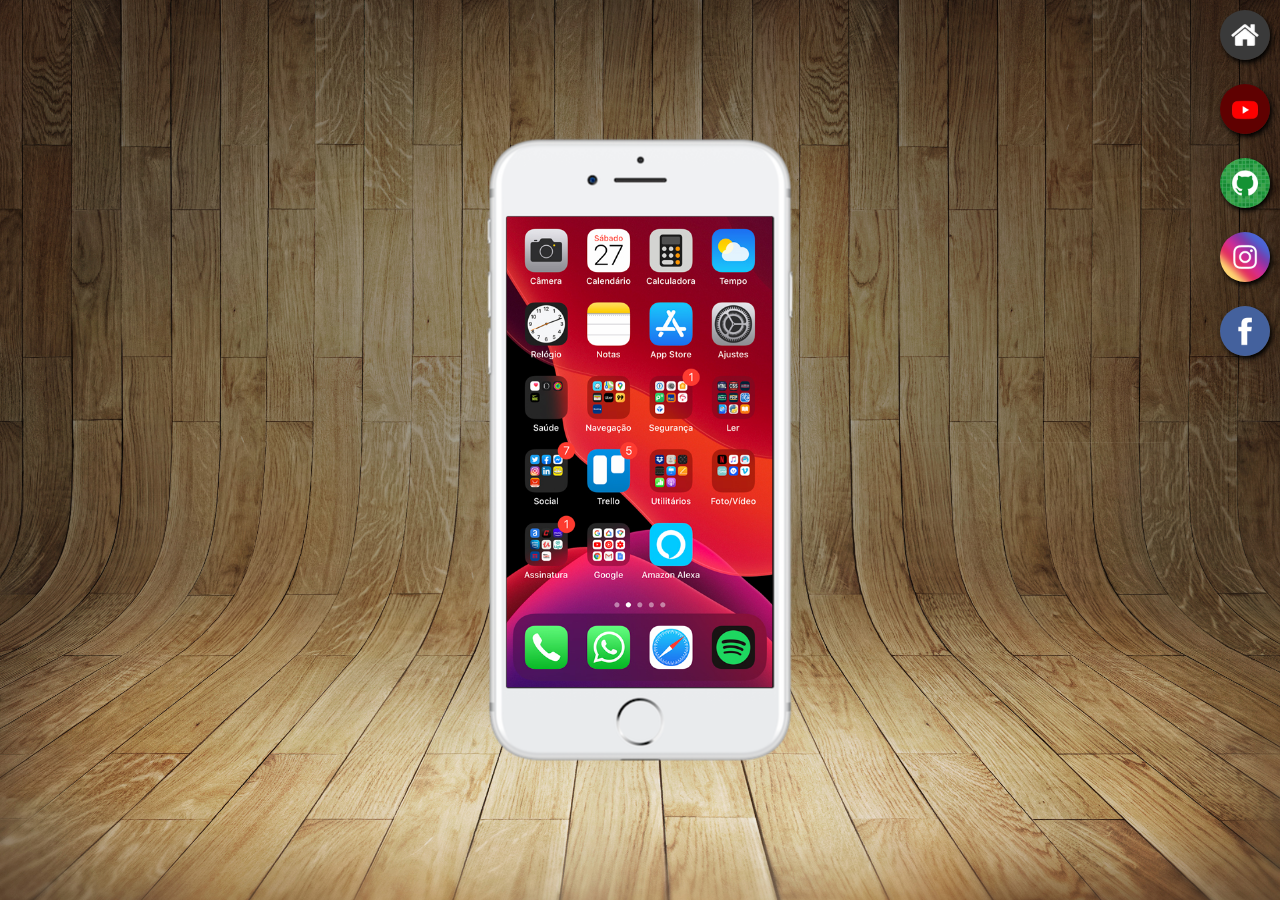
<file: index.html>
<!DOCTYPE html>
<html lang="pt-BR">
<head>
    <meta charset="UTF-8">
    <meta name="viewport" content="width=device-width, initial-scale=1.0">
    <link rel="shortcut icon" href="favicon.ico" type="image/x-icon">
    <link rel="stylesheet" href="estilos/style.css">
    <title>Projeto Redes Sociais</title>
</head>
<body>
    <main>
        <section id="telefone">
            <iframe src="home.html" frameborder="0" name="tela" id="tela"></iframe>
        </section>
        <section id="redes-sociais">
            <a href="home.html" target="tela"><img src="imagens/logo-home.jpg" alt="Home"></a> <br>  <!--Botão Home-->
            <a href="youtube.html" target="tela"><img src="imagens/logo-youtube.jpg" alt="YouTube"></a> <br> <!--Botão YouTube-->
            <a href="github.html" target="tela"><img src="imagens/logo-github.jpg" alt="GitHub"></a> <br> <!--Botão GitHub-->
            <a href="instagram.html" target="tela"><img src="imagens/logo-instagram.jpg" alt="Instagram"></a> <br> <!--Botão Instagram-->
            <a href="facebook.html" target="tela"><img src="imagens/logo-facebook.jpg" alt="Facebook"></a>
        </section>
    </main>
</body>
</html>
</file>
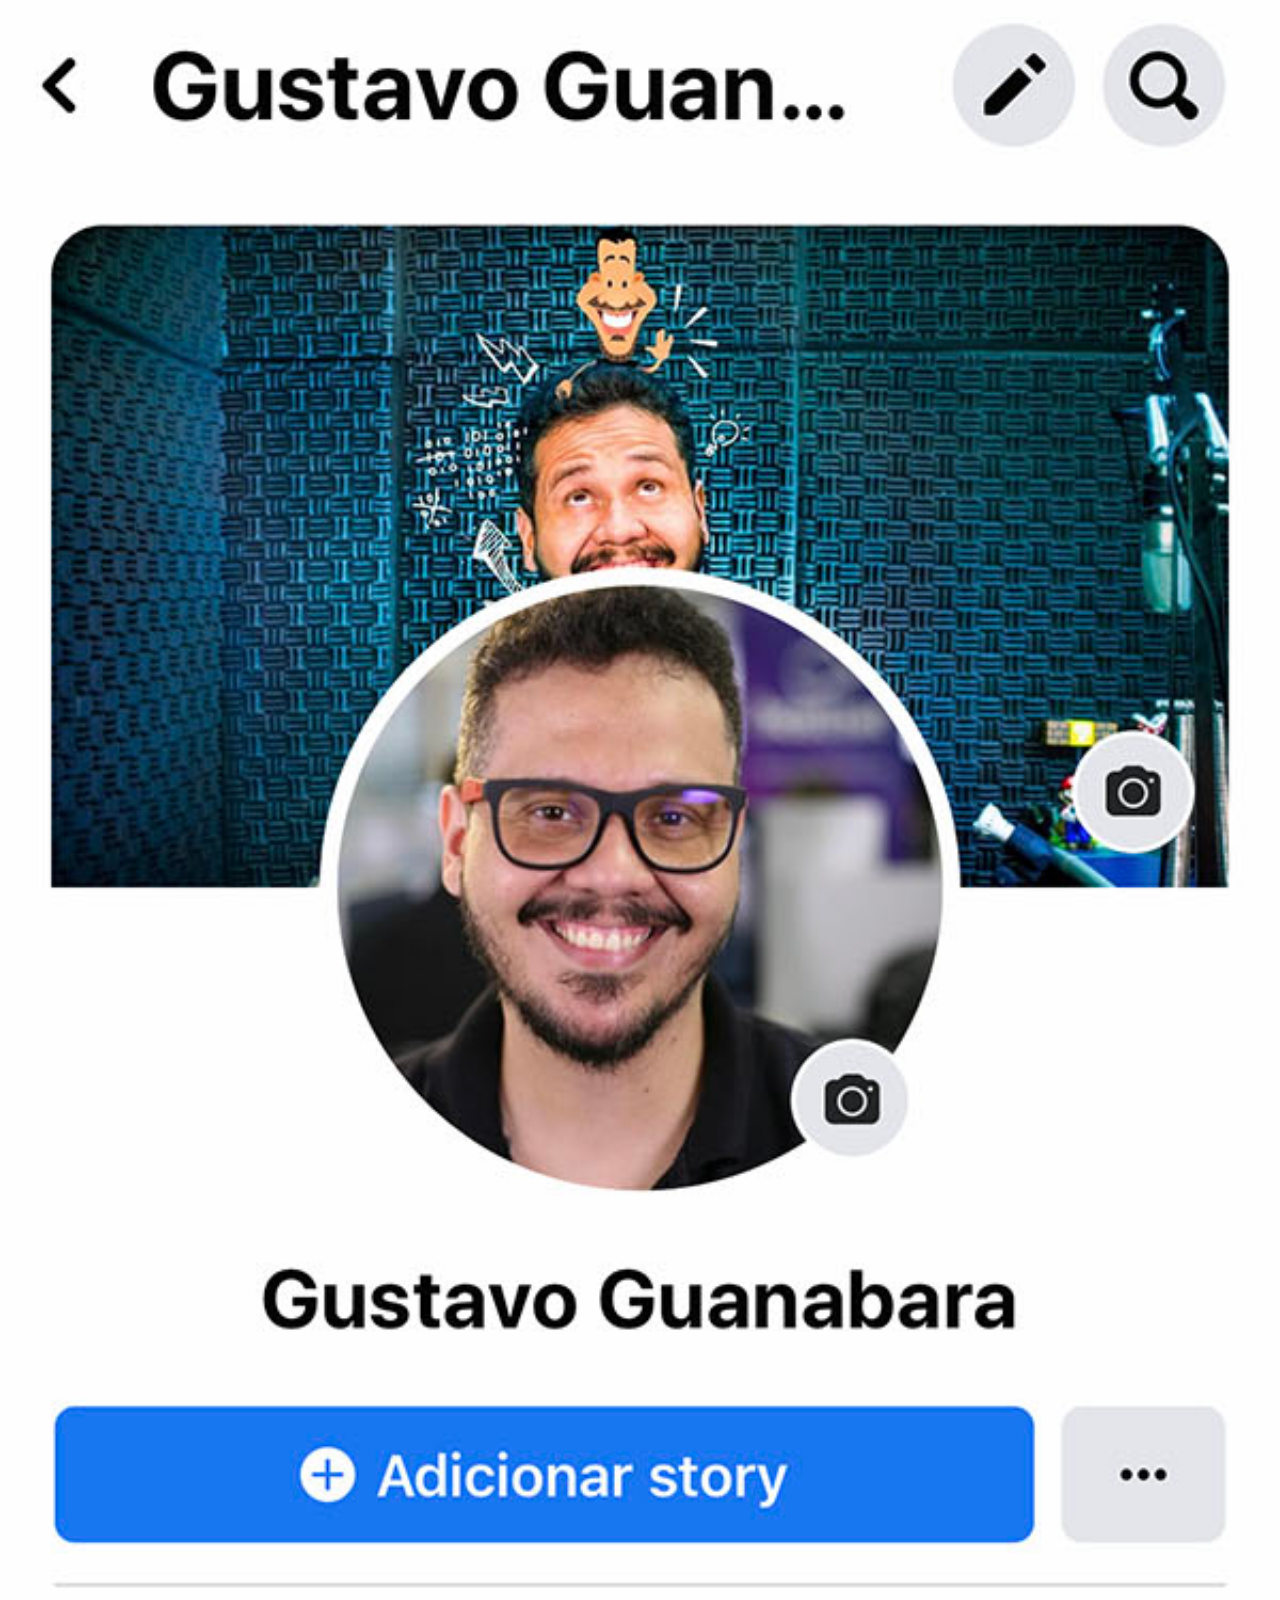
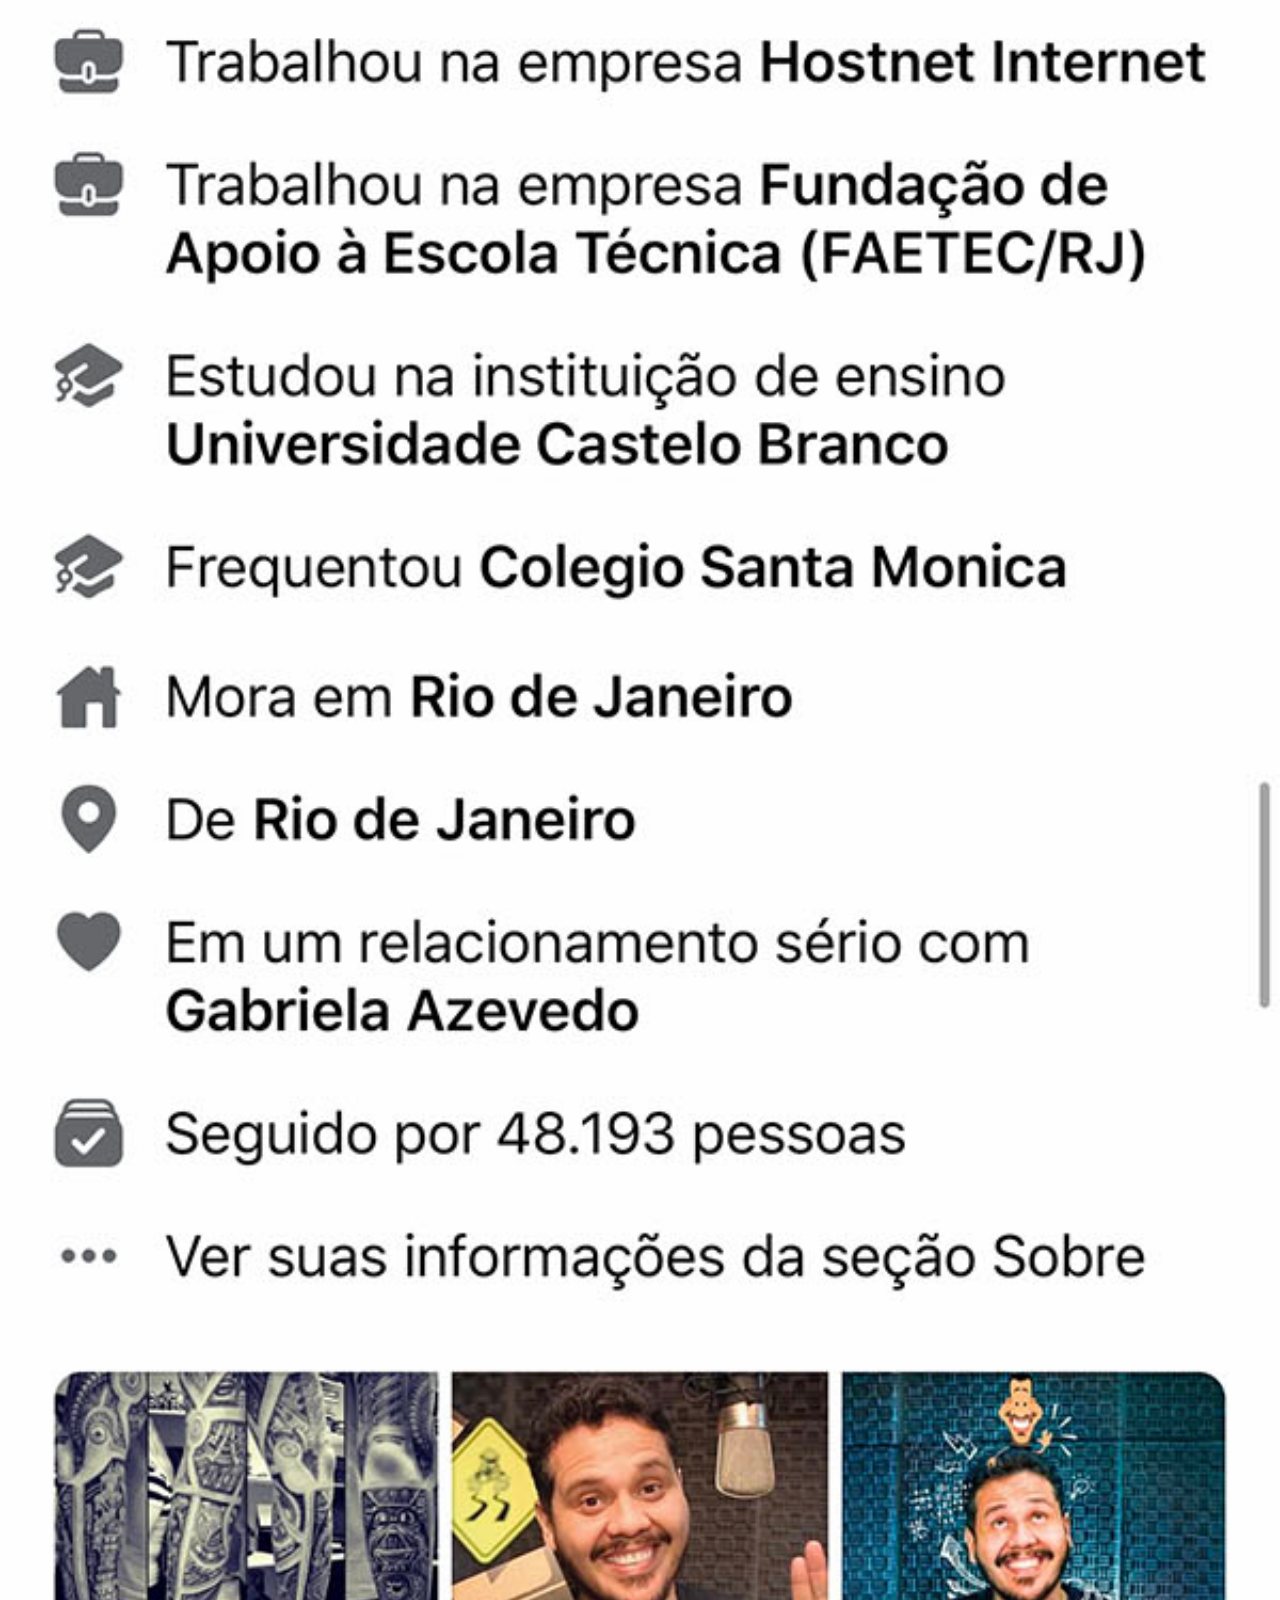
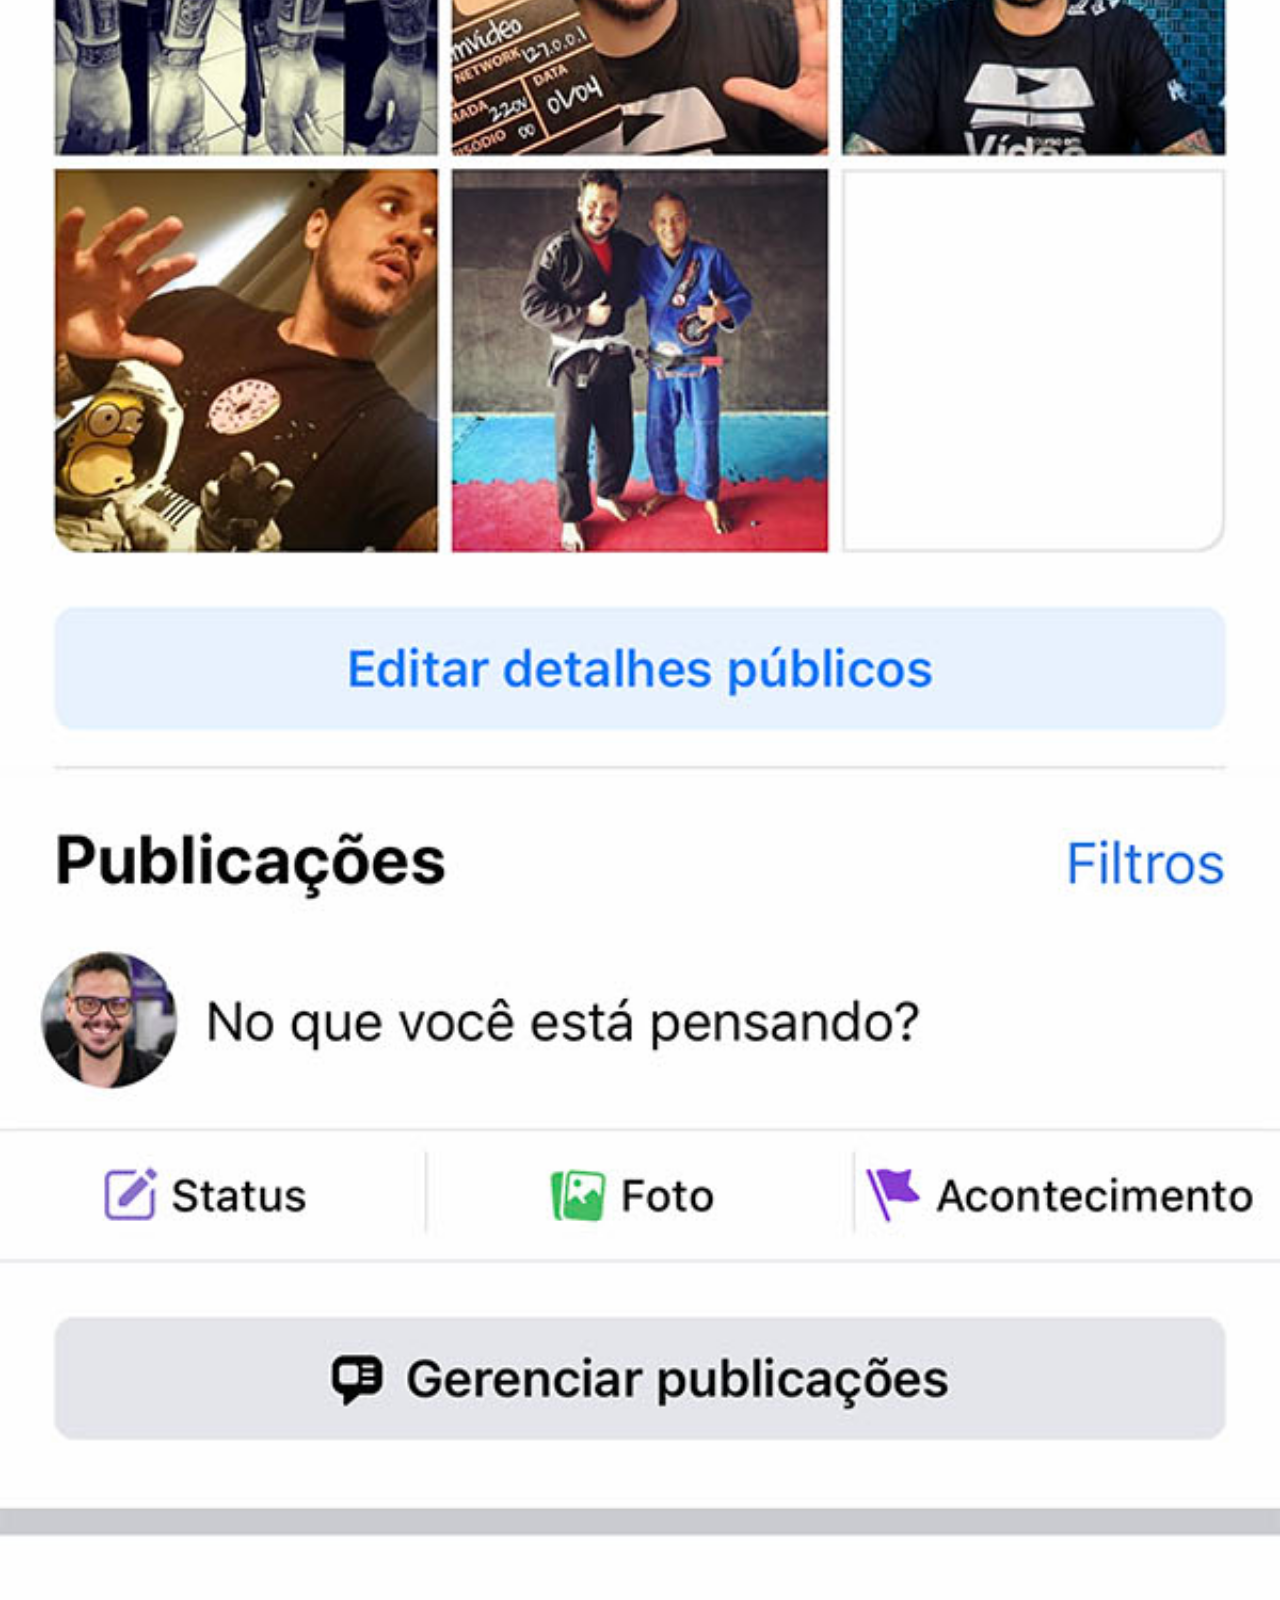
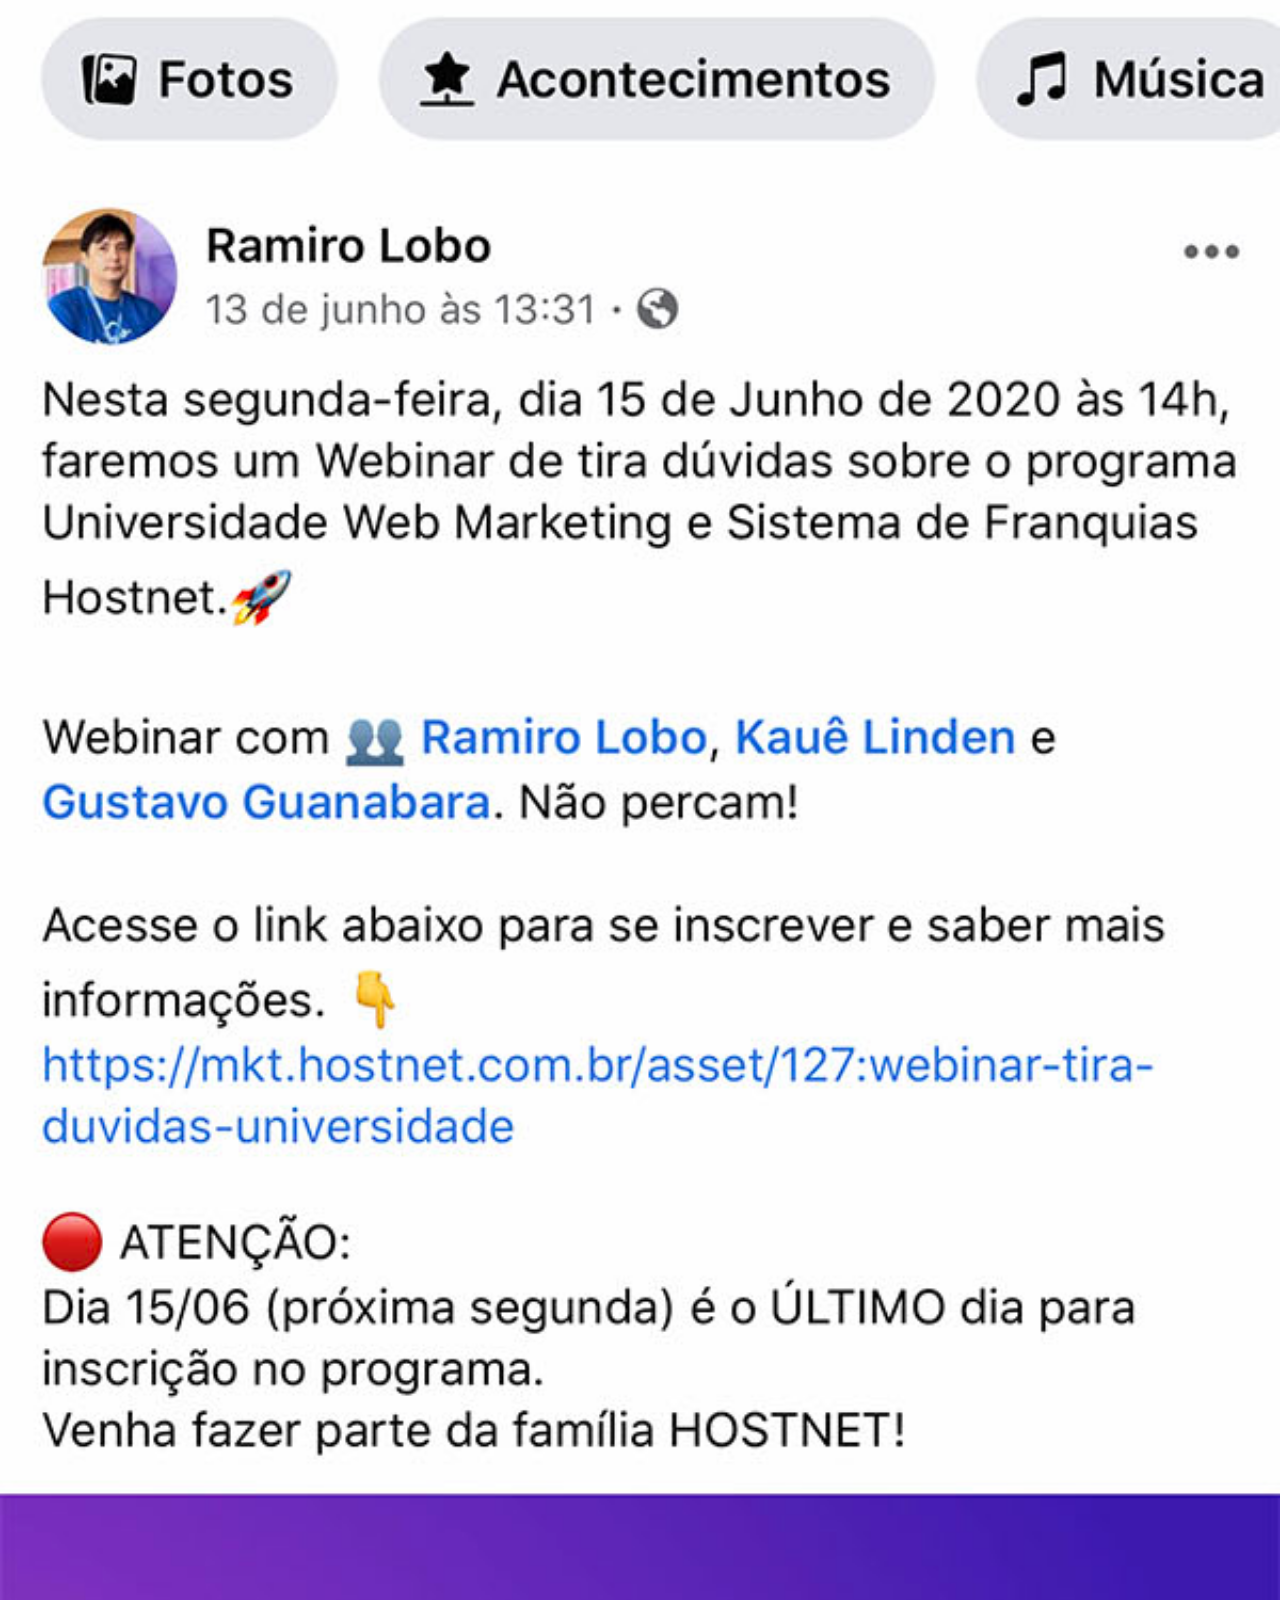
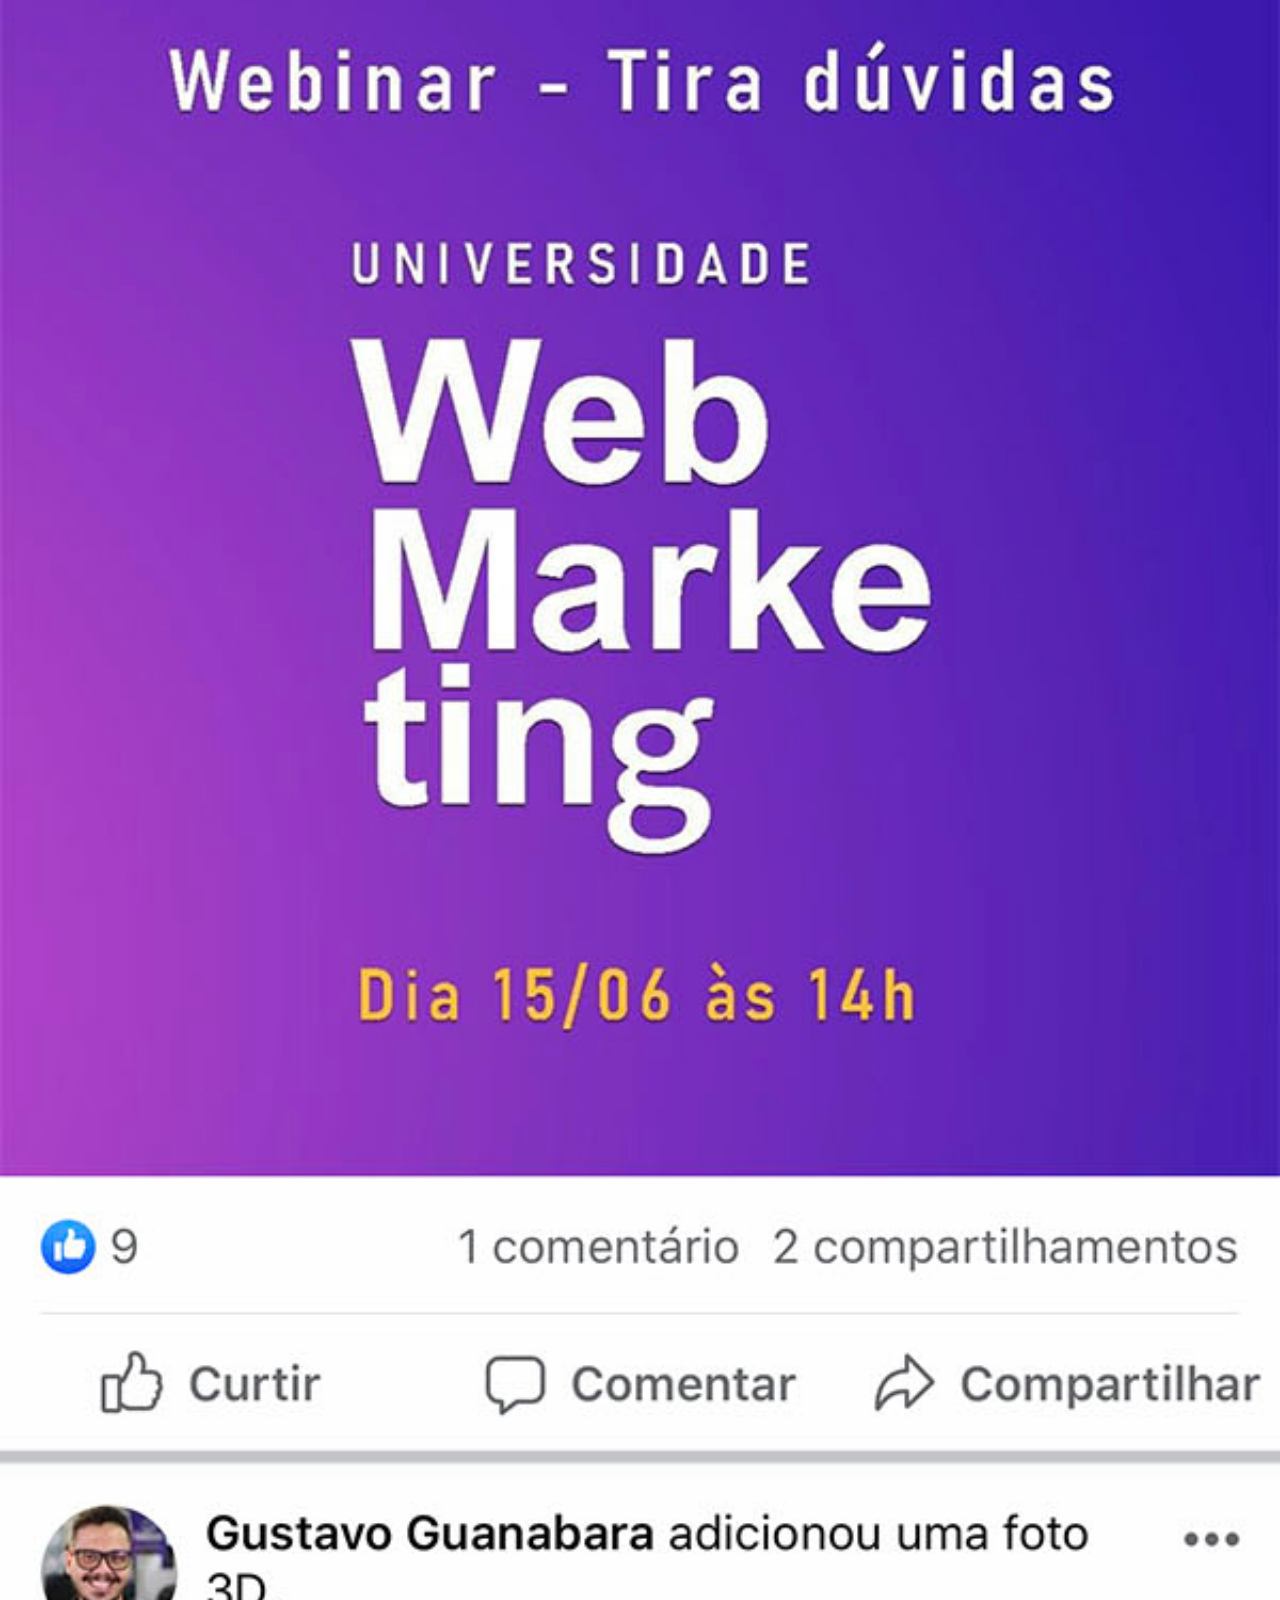
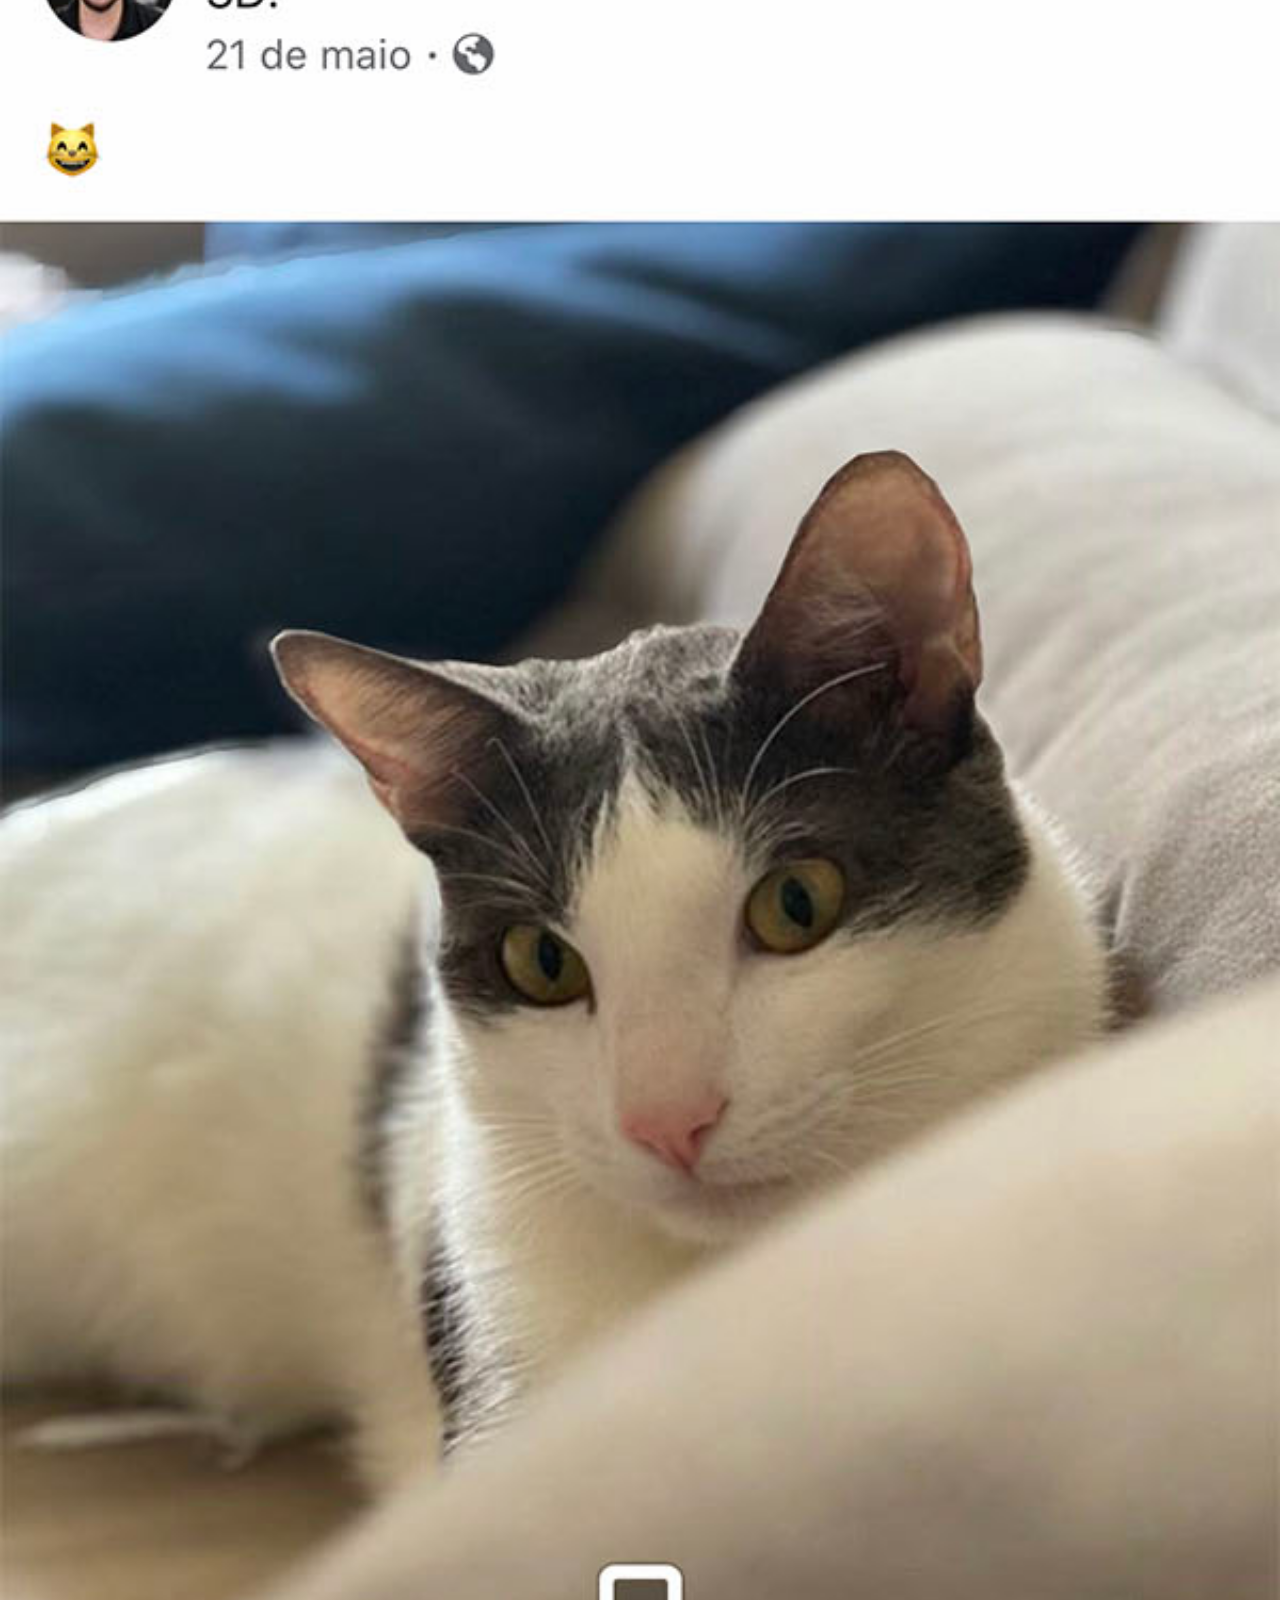
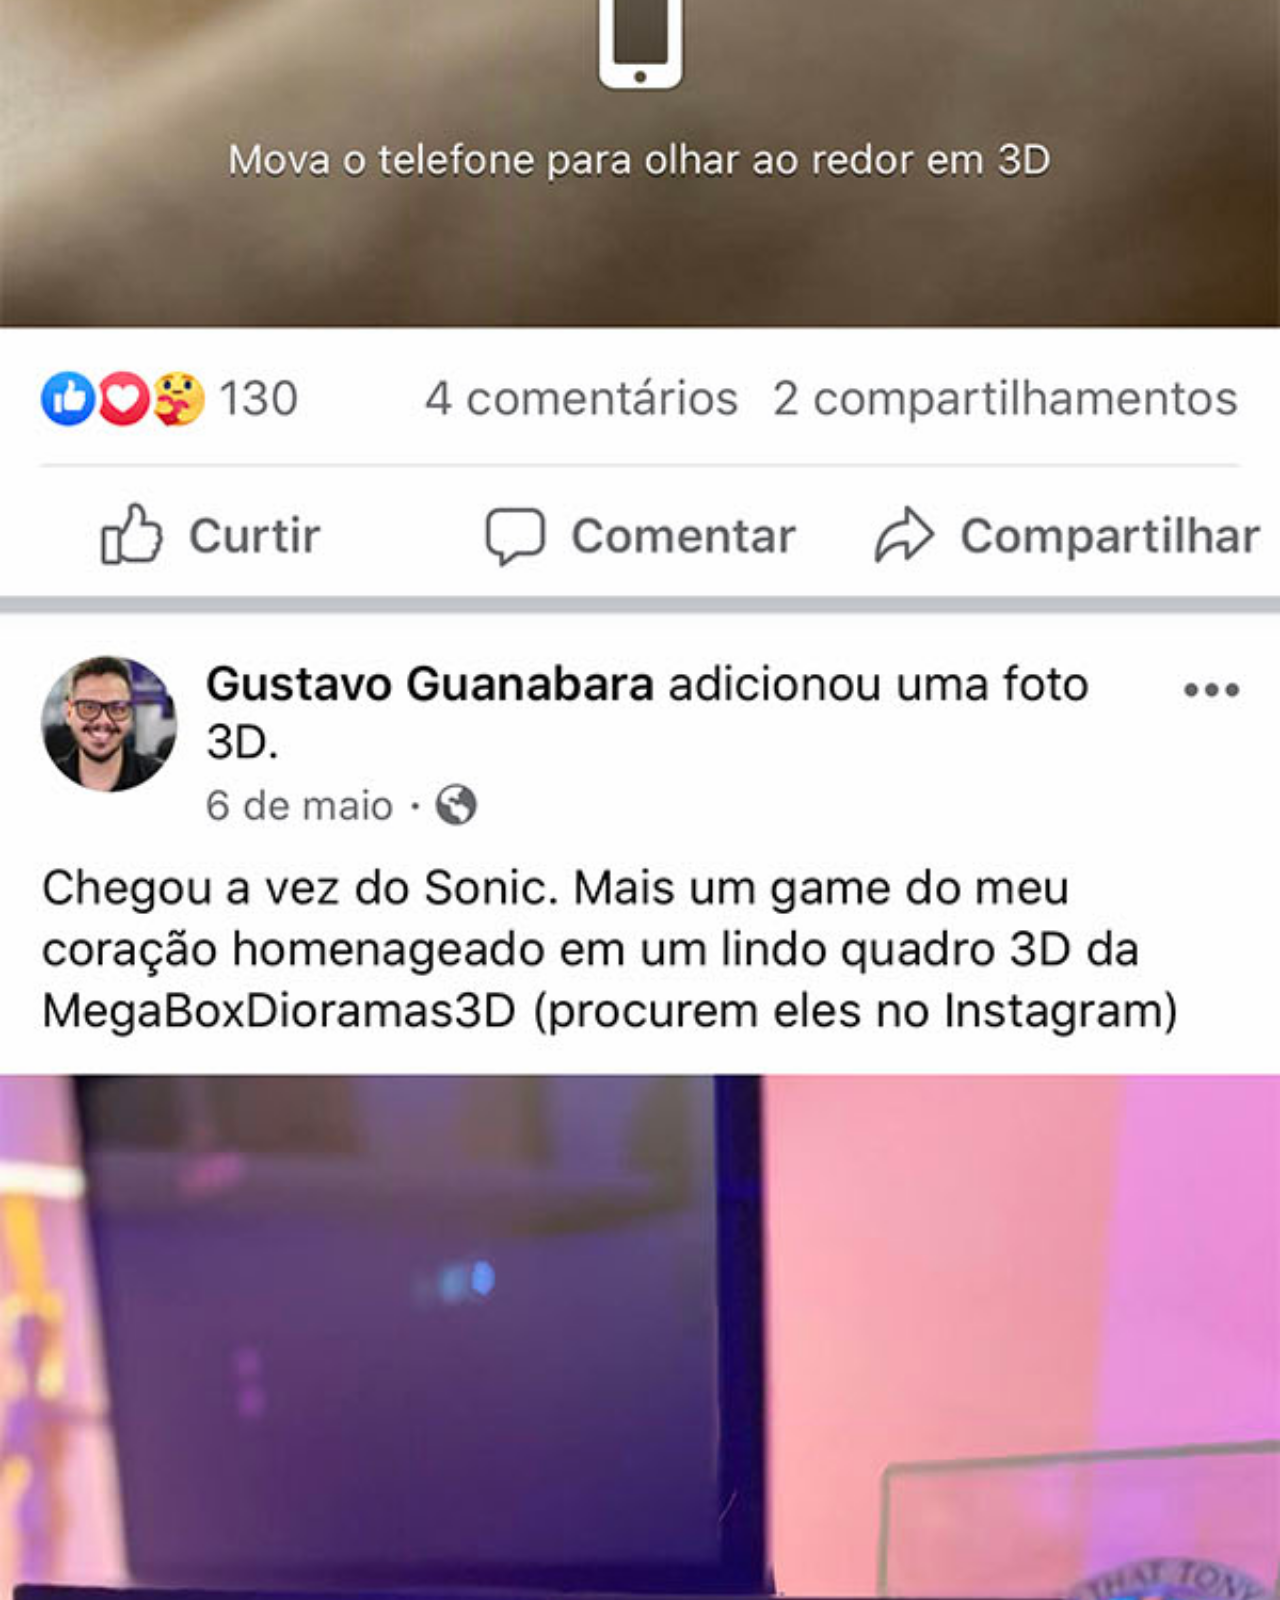
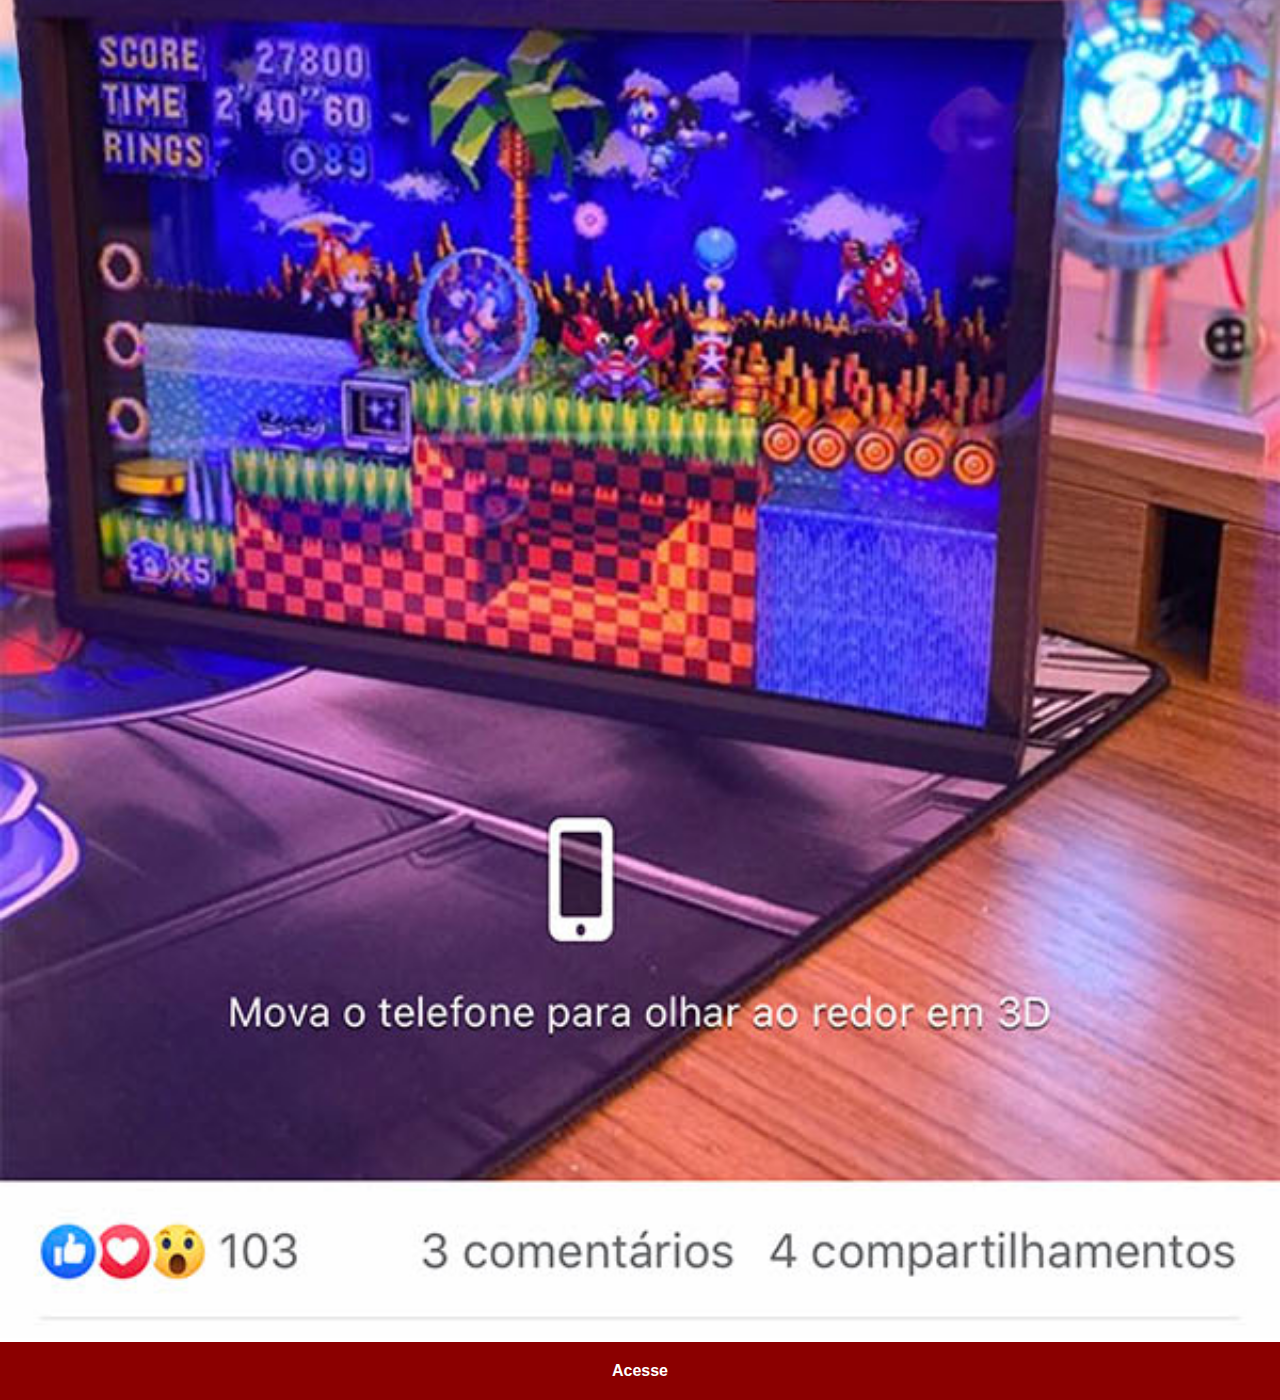
<file: facebook.html>
<!DOCTYPE html>
<html lang="pt-BR">
<head>
    <meta charset="UTF-8">
    <meta name="viewport" content="width=device-width, initial-scale=1.0">
    <title>Facebook</title>
    <link rel="stylesheet" href="estilos/social.css">
</head>
<body>
    <img src="imagens/tela-facebook.jpg" alt="Facebook">
    <a href="https://www.facebook.com/gustavoguanabara" target="_blank">Acesse</a>
</body>
</html>
</file>
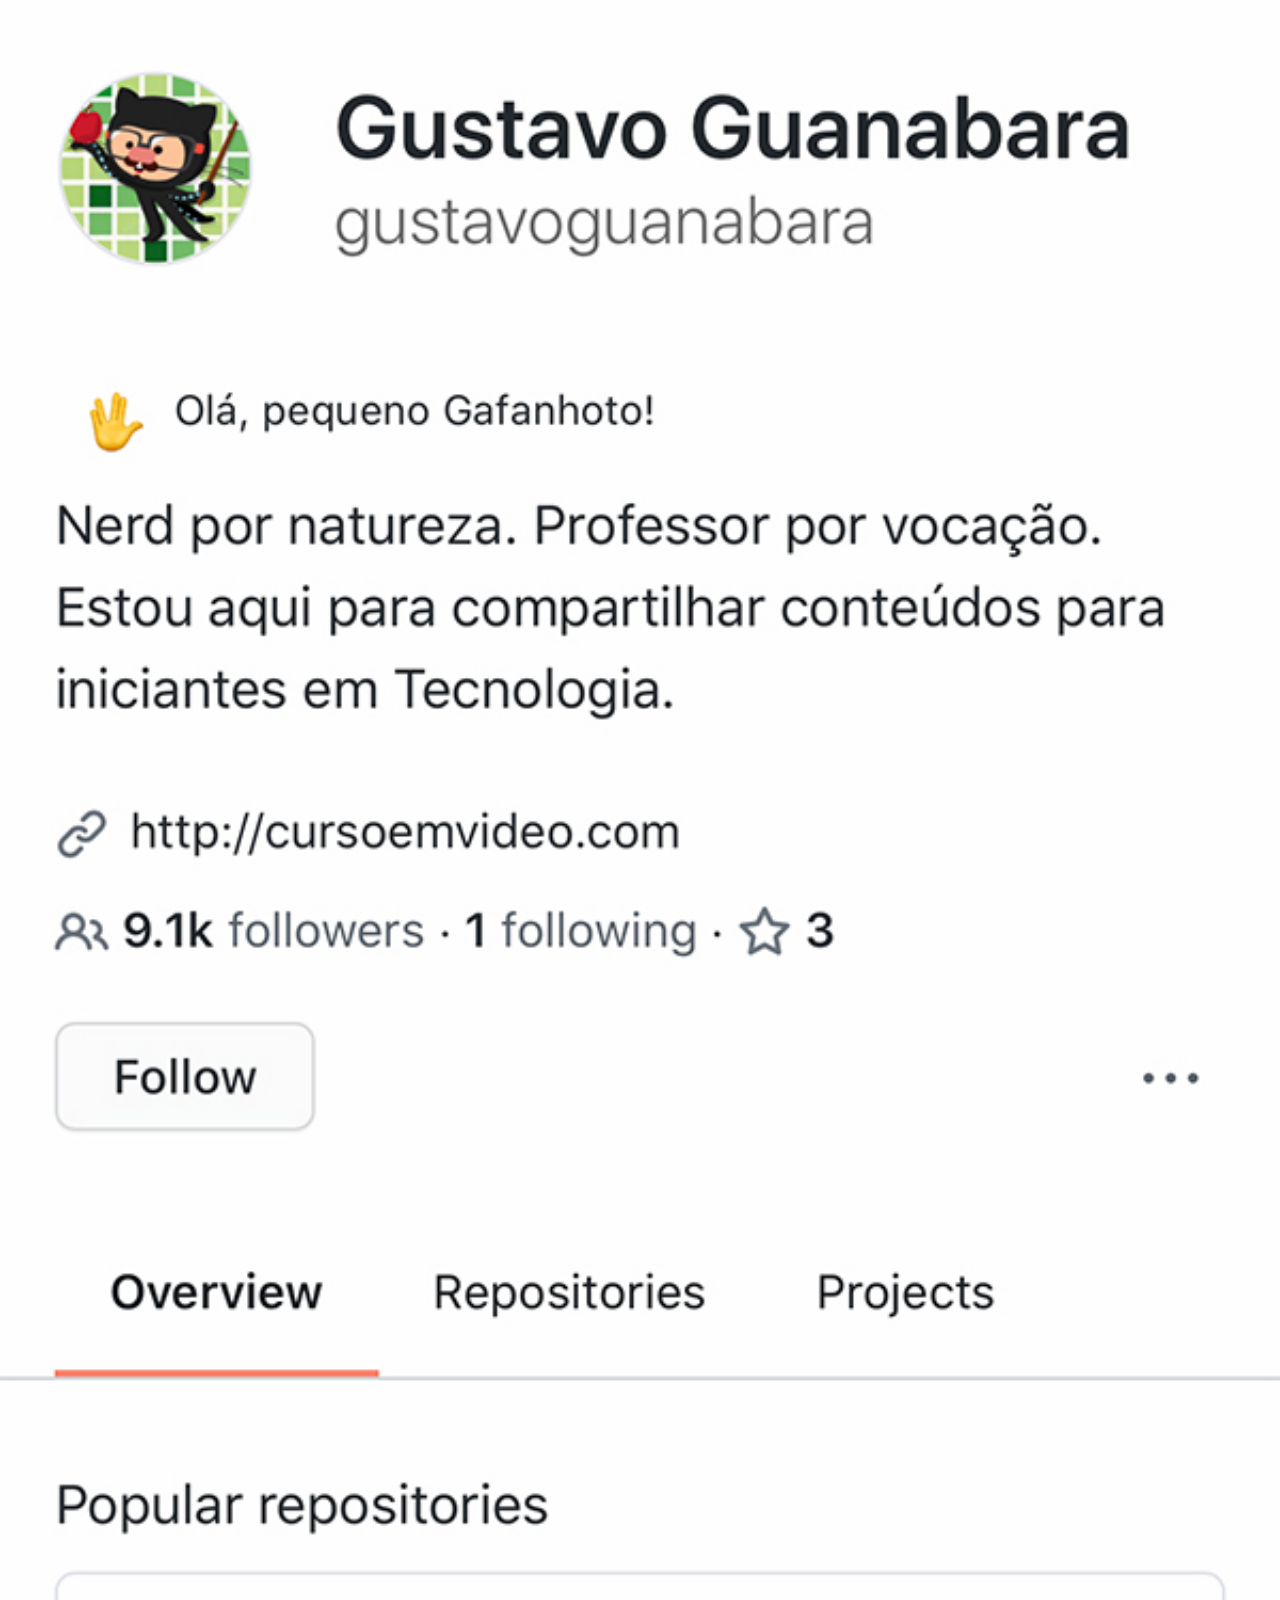
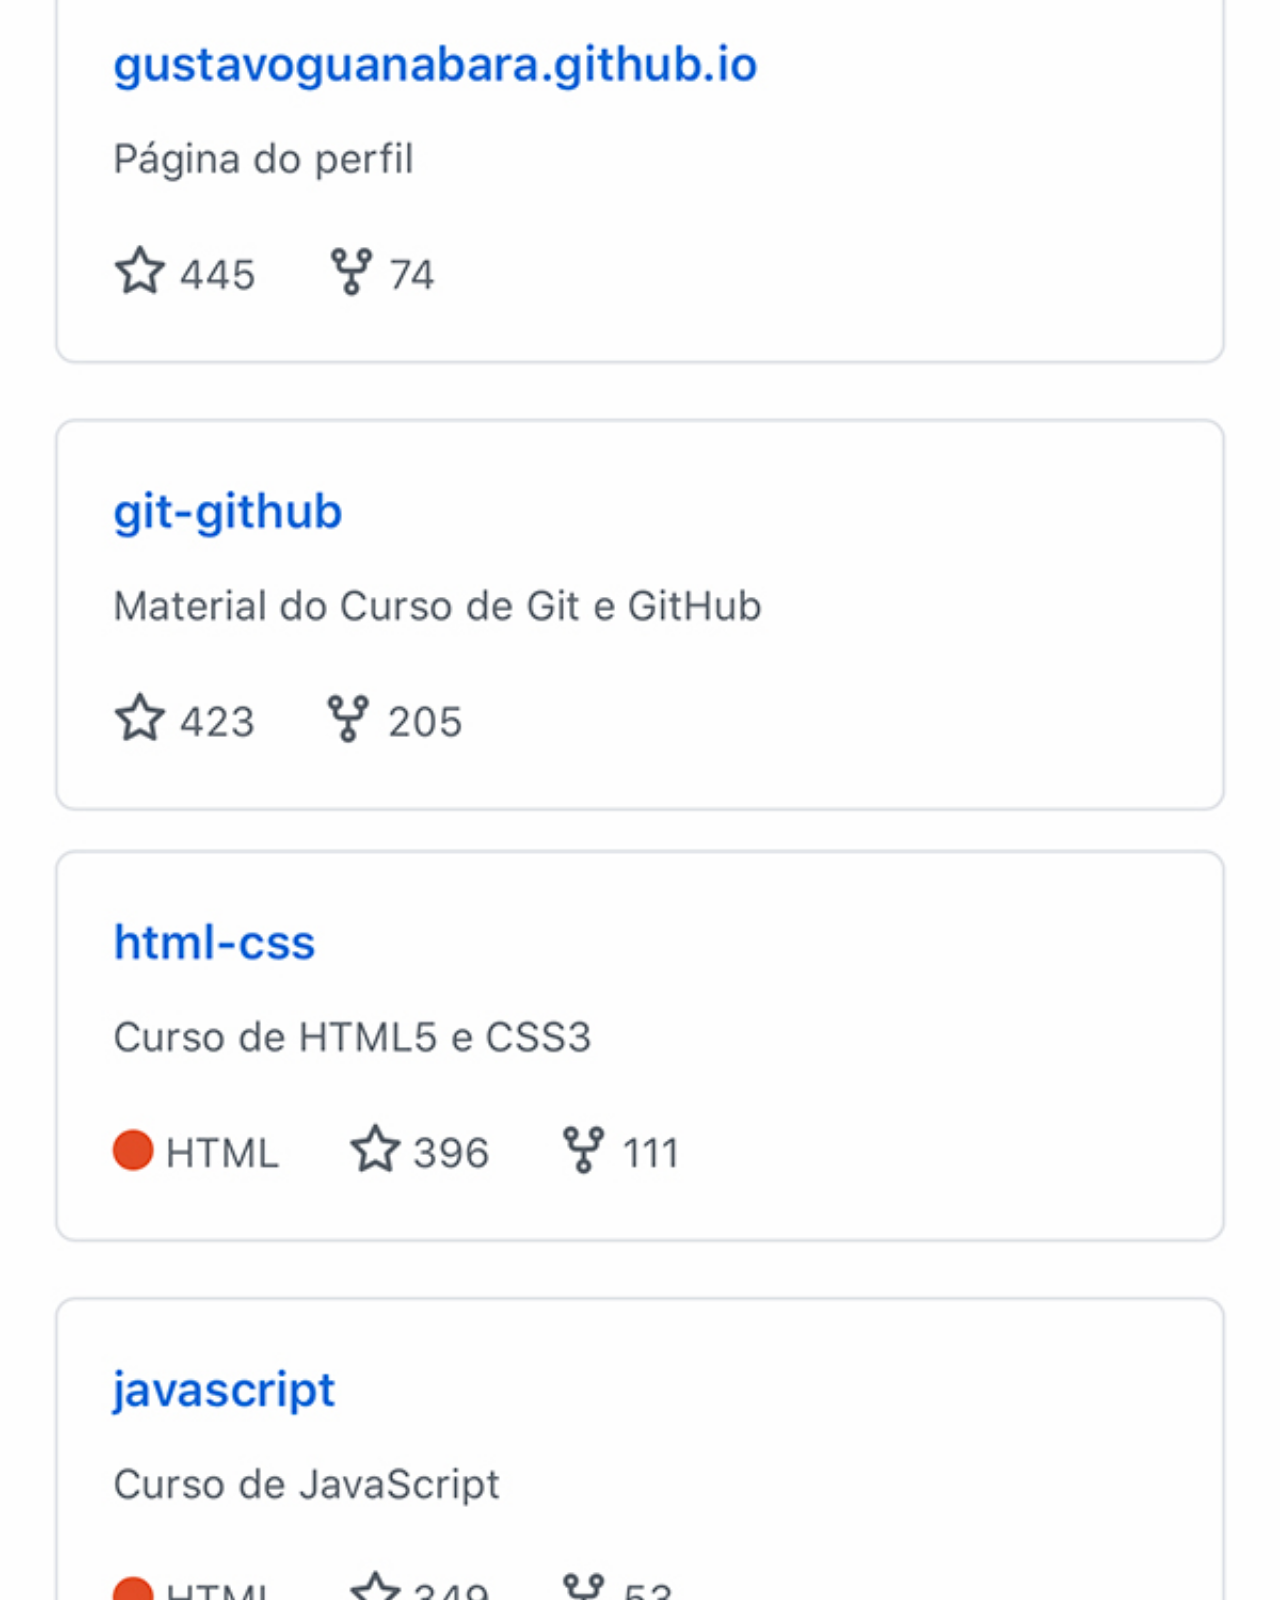
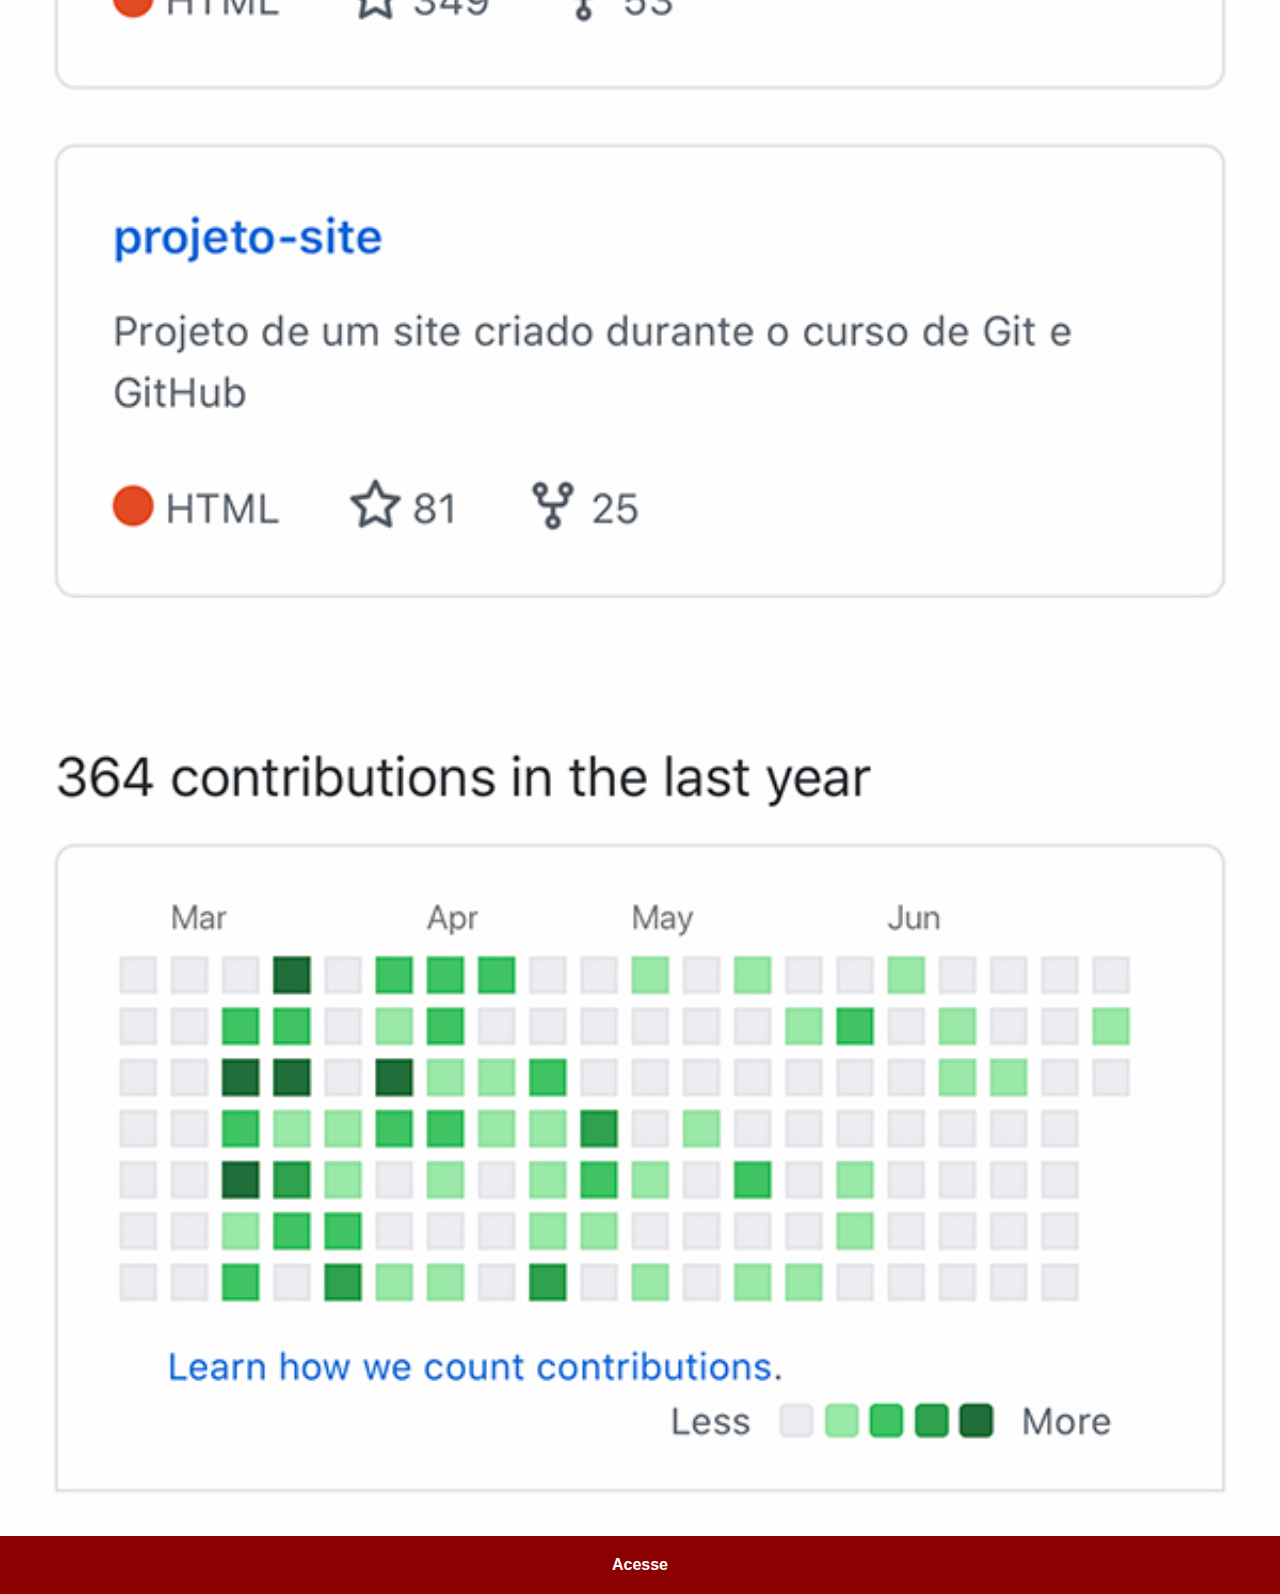
<file: github.html>
<!DOCTYPE html>
<html lang="pt-BR">
<head>
    <meta charset="UTF-8">
    <meta name="viewport" content="width=device-width, initial-scale=1.0">
    <title>GitHub</title>
    <link rel="stylesheet" href="estilos/social.css">
</head>
<body>
    <img src="imagens/tela-github.jpg" alt="GitHub">
    <a href="https://github.com/gustavoguanabara" target="_blank">Acesse</a>
</body>
</html>
</file>
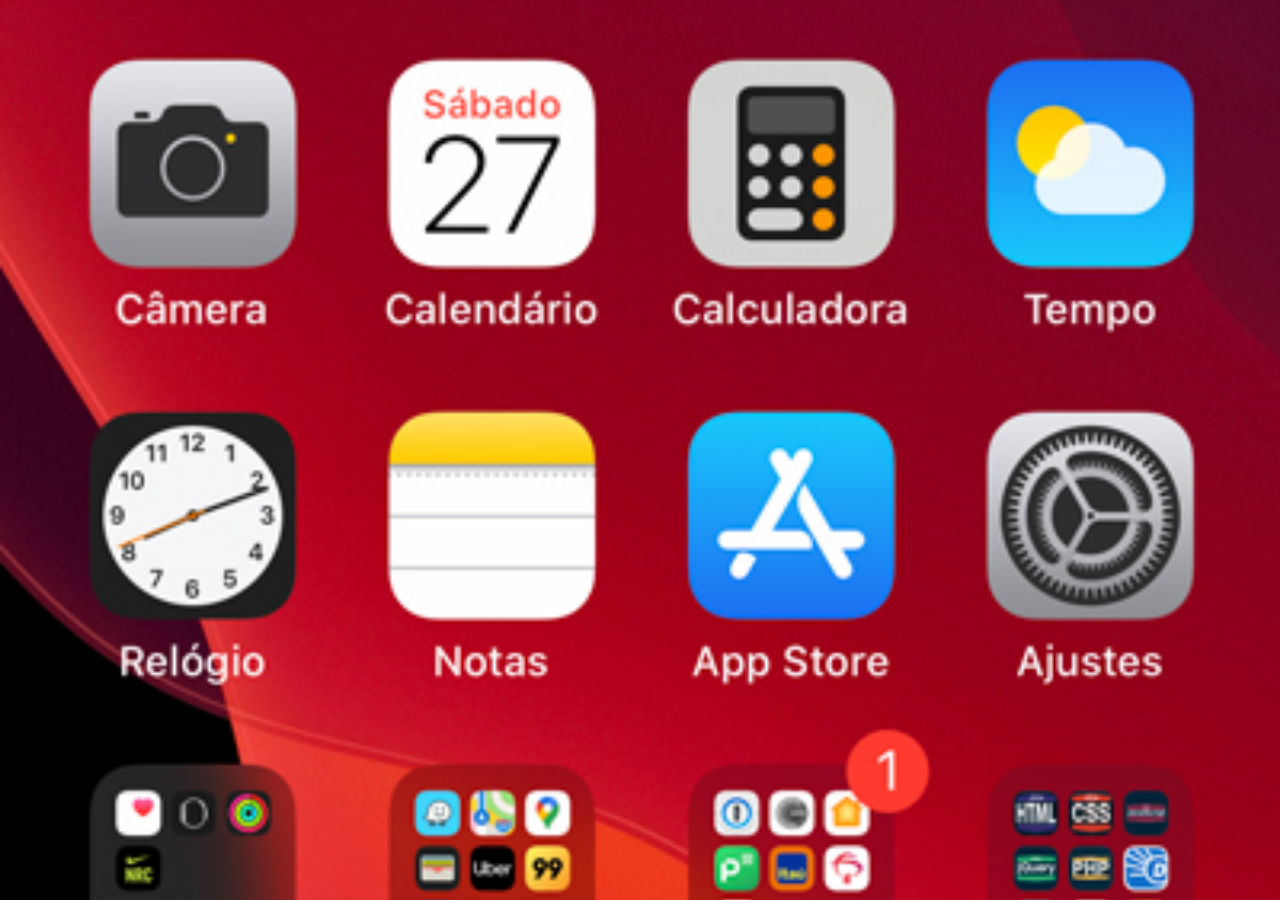
<file: home.html>
<!DOCTYPE html>
<html lang="pt-BR">
<head>
    <meta charset="UTF-8">
    <meta name="viewport" content="width=device-width, initial-scale=1.0">
    <title>Home</title>
    <style>
        *{
            margin: 0px;
            padding: 0px;
        }

        body{
            height: 100vh;
            width: 100vw;
            background: url('imagens/tela-home.jpg') no-repeat top center;
            background-size: cover;
            background-color: black;
        }
    </style>
</head>
<body>
    
</body>
</html>
</file>
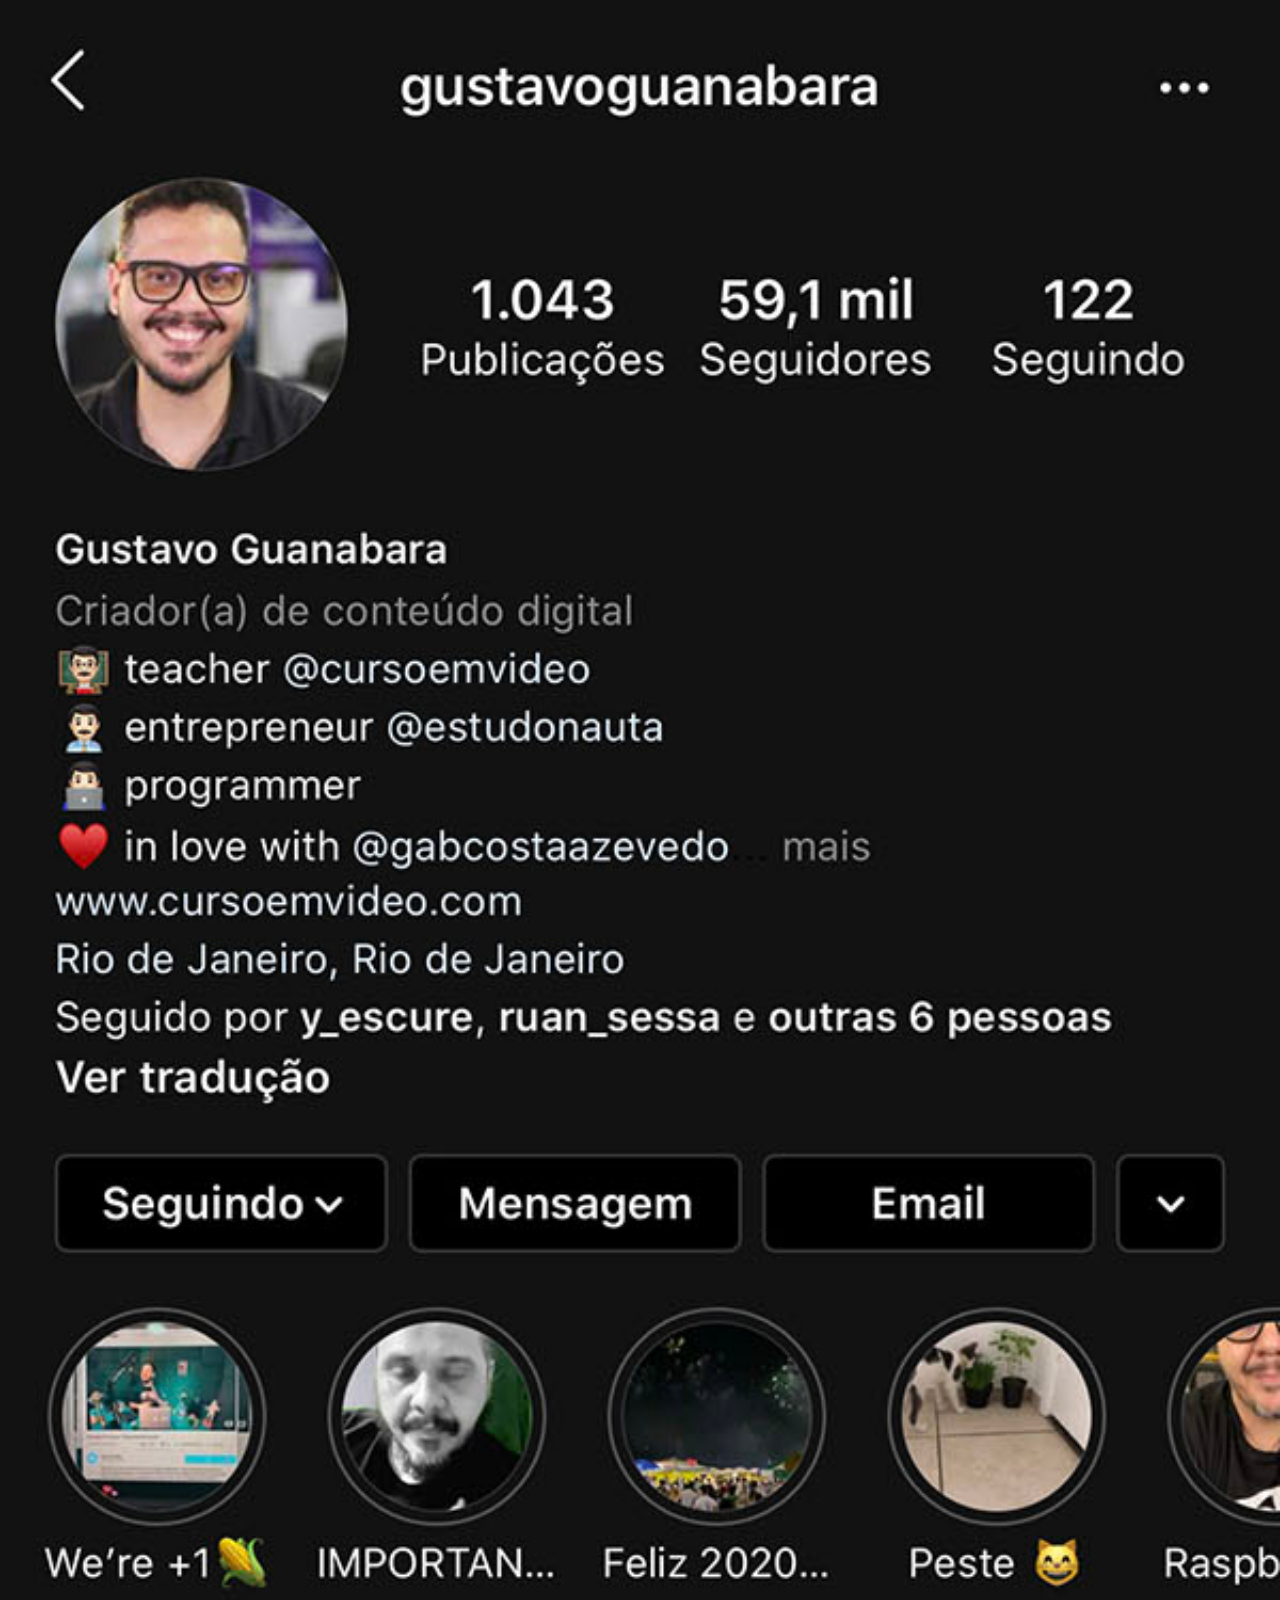
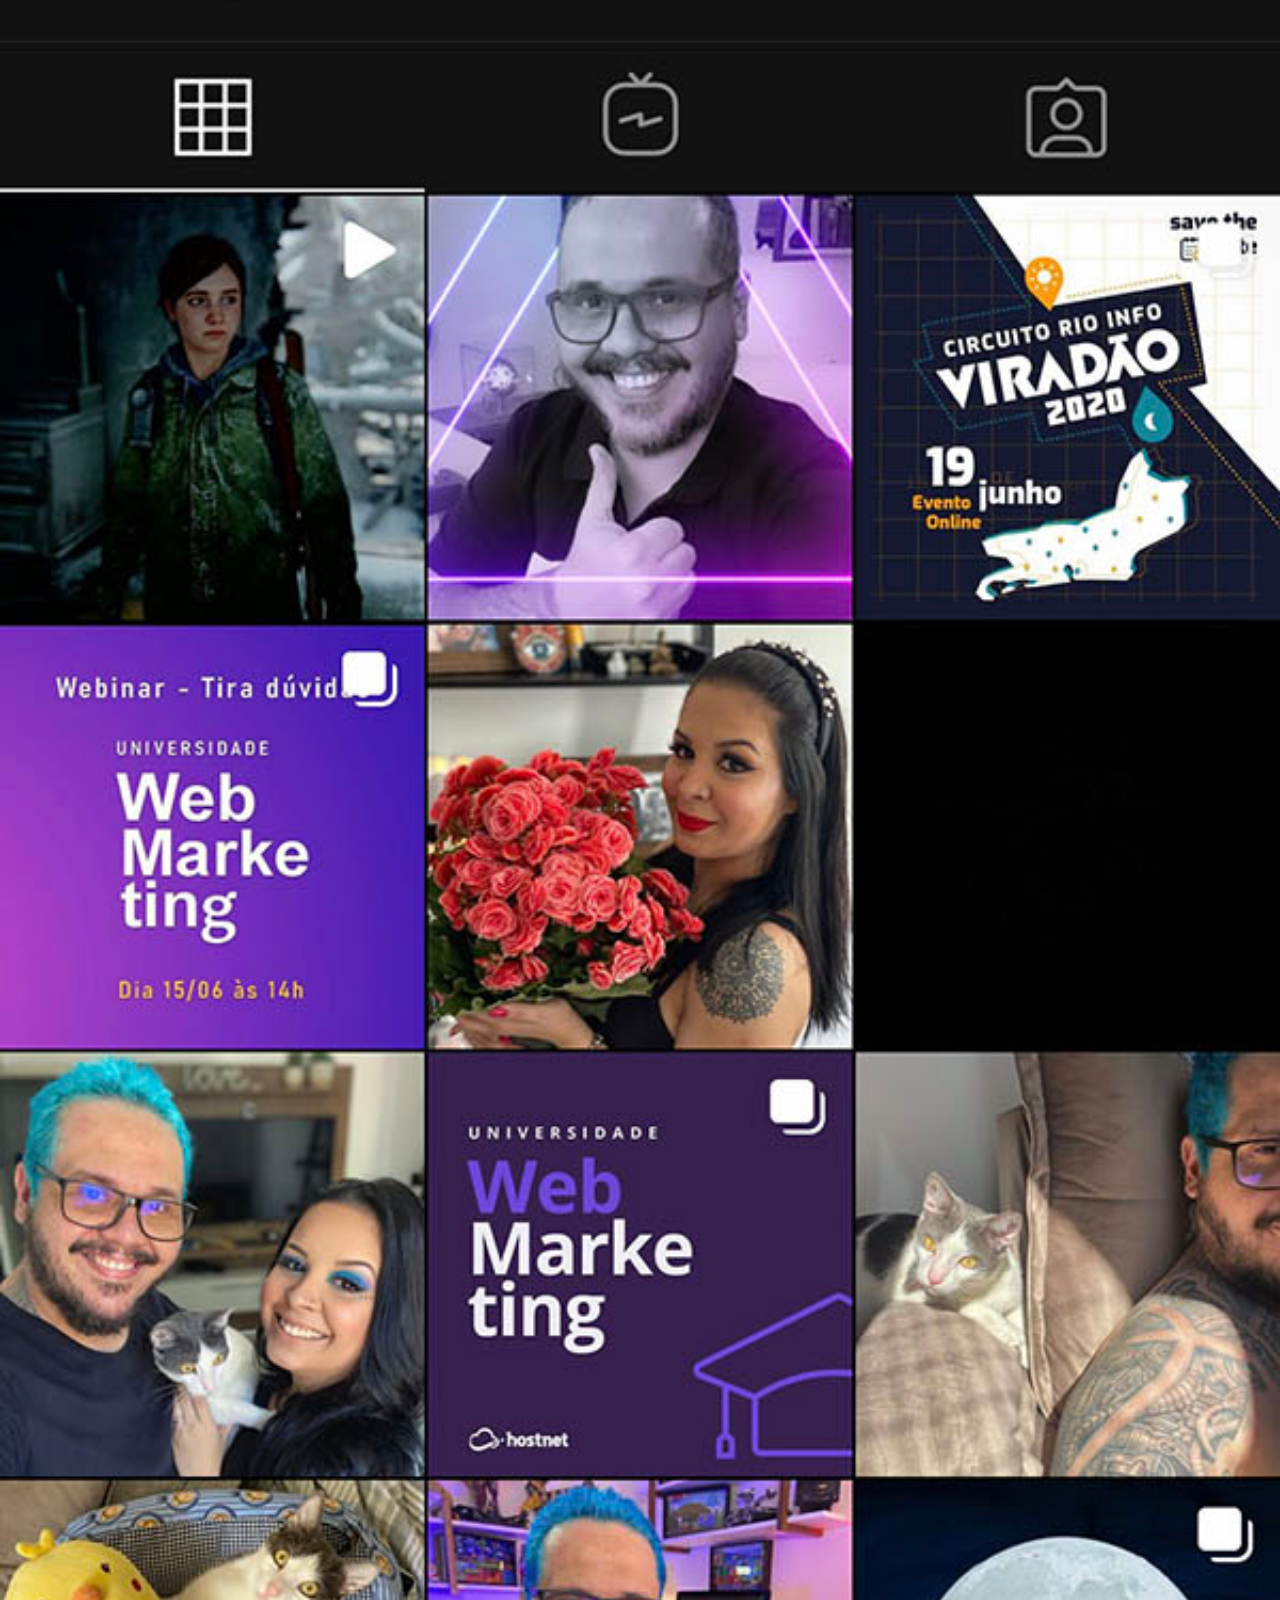
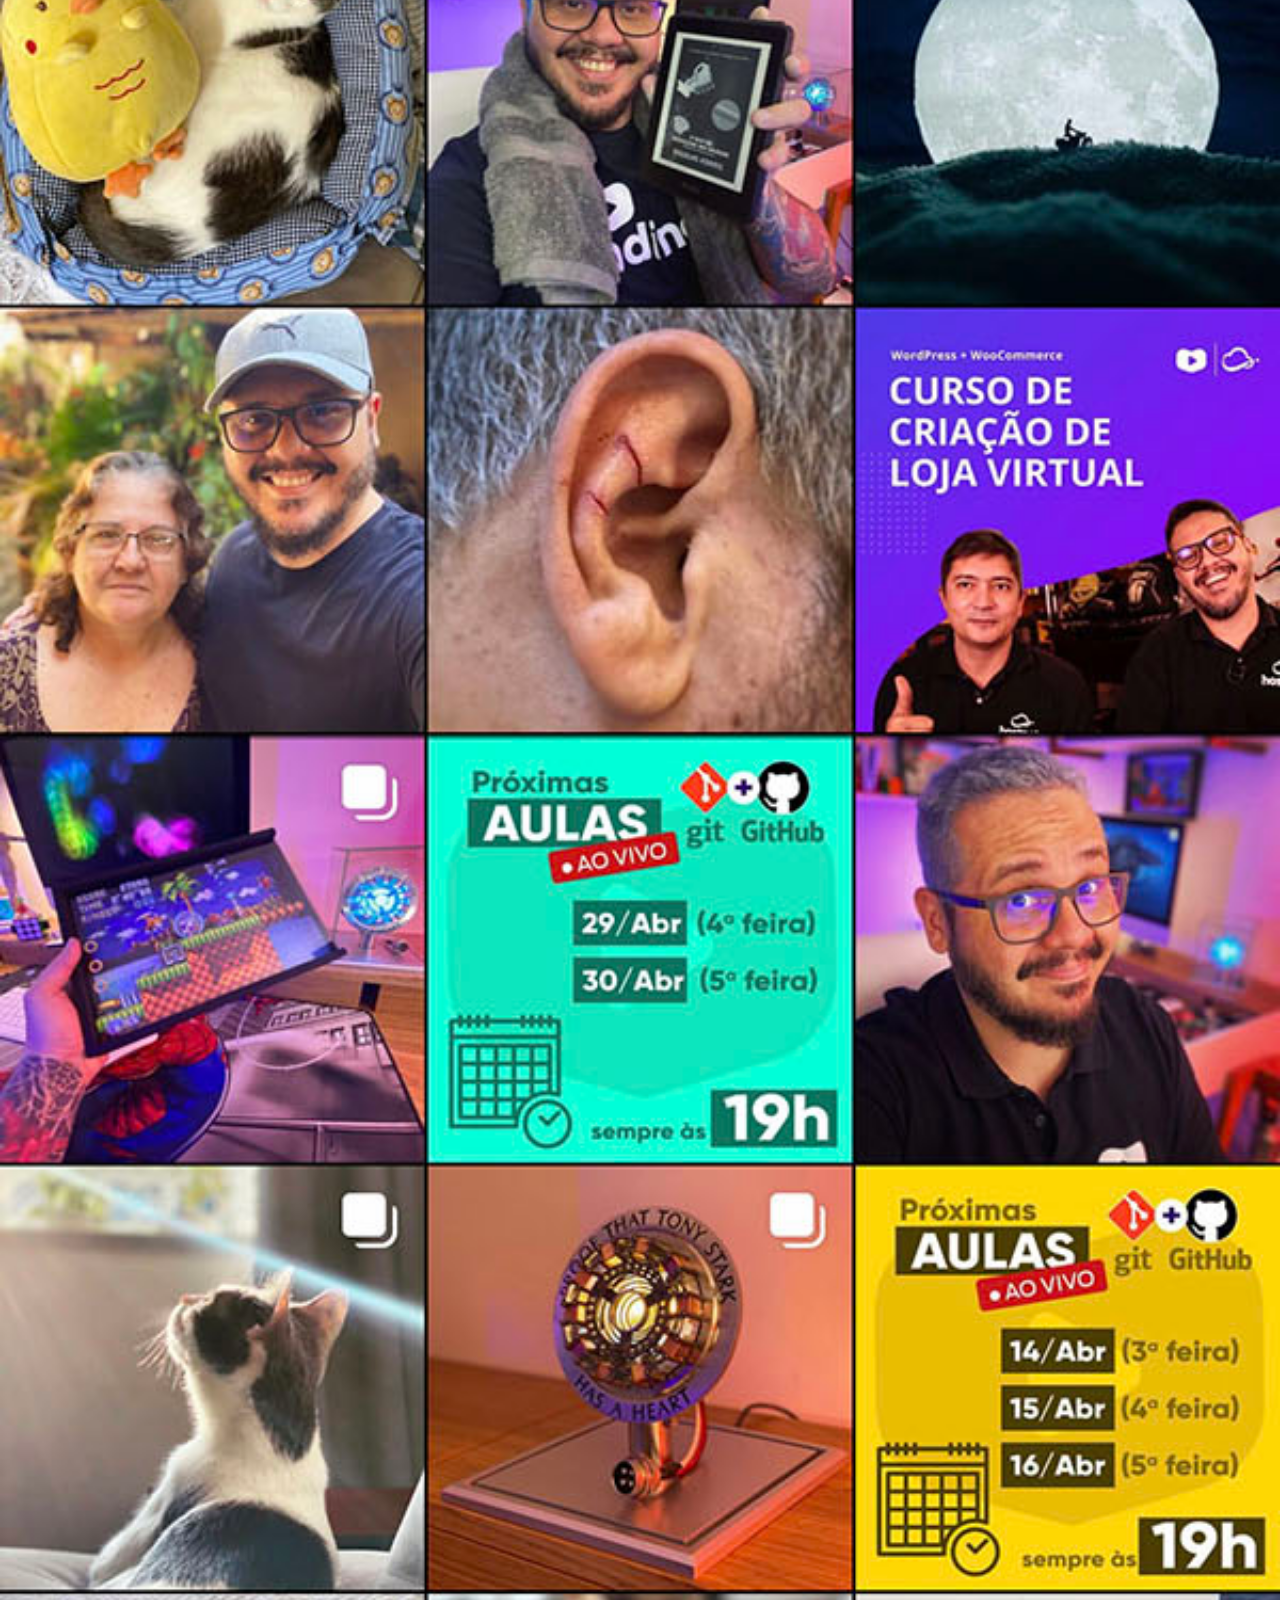
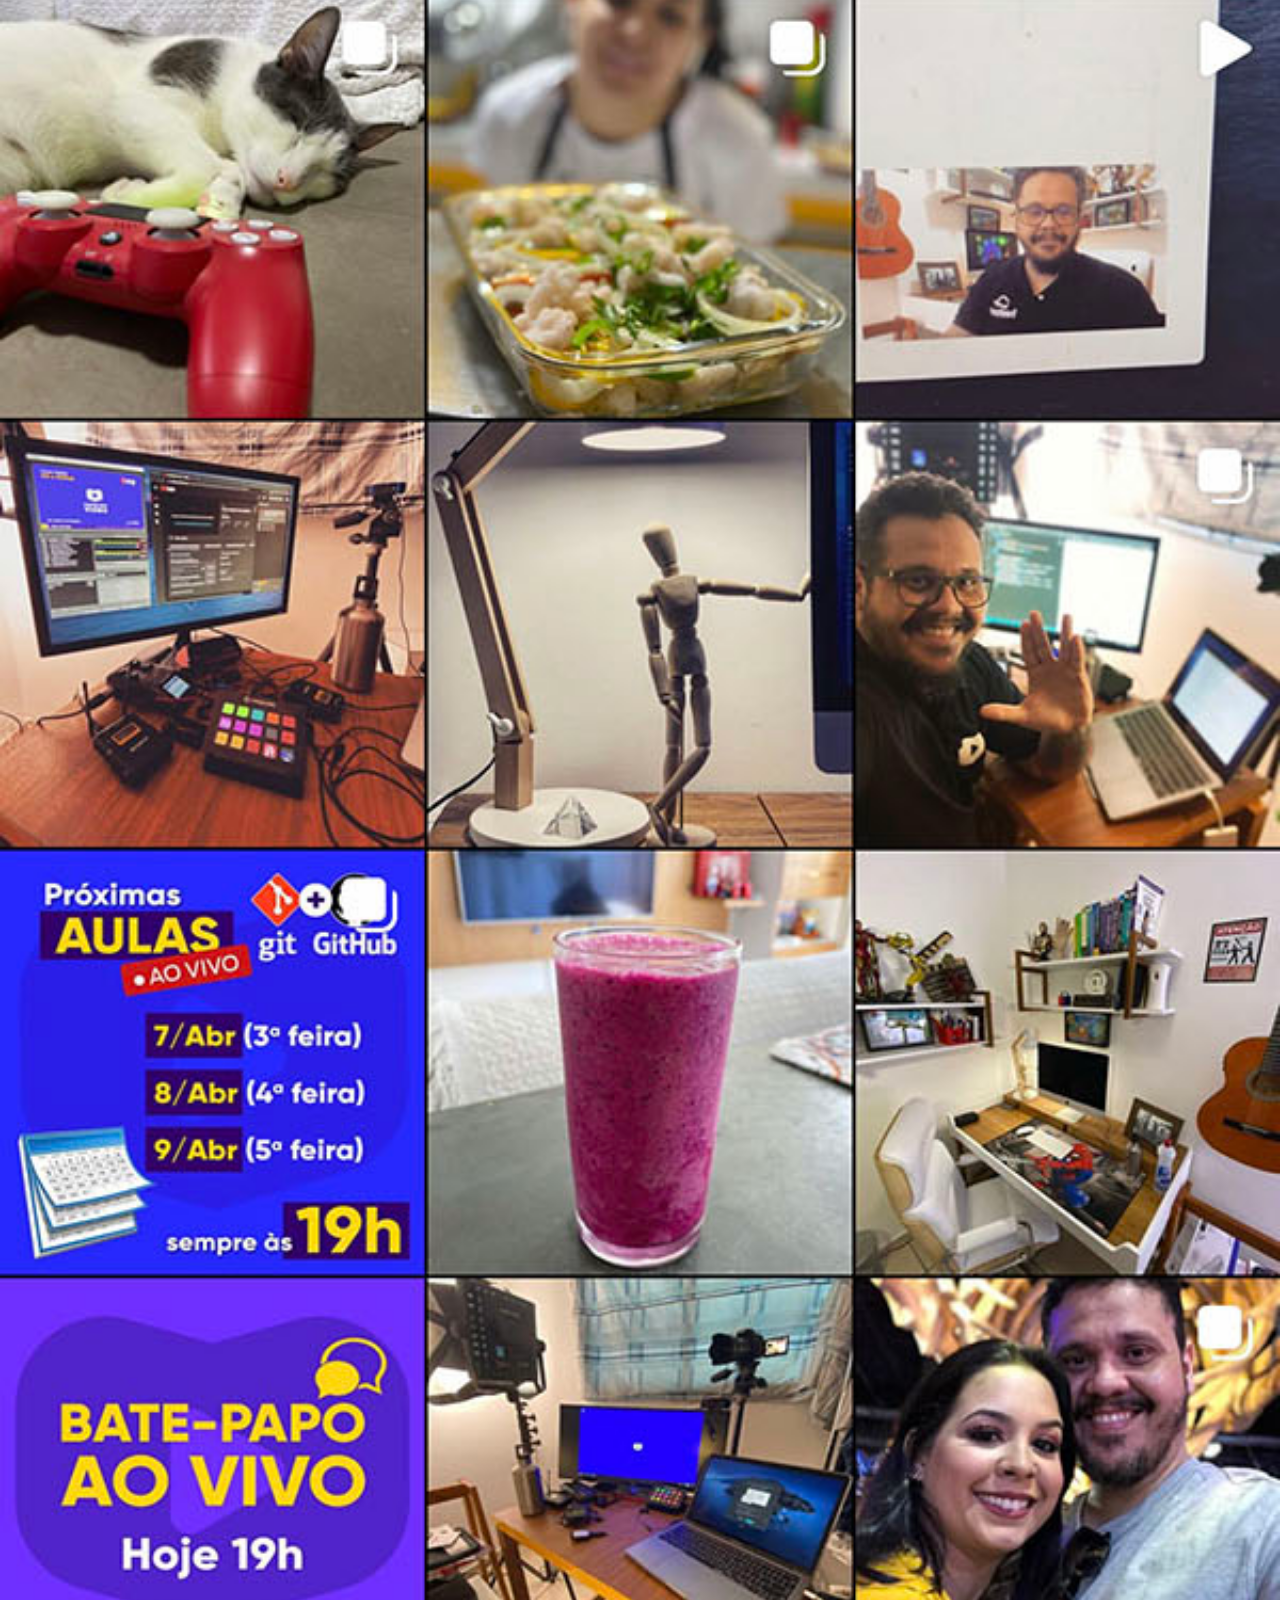
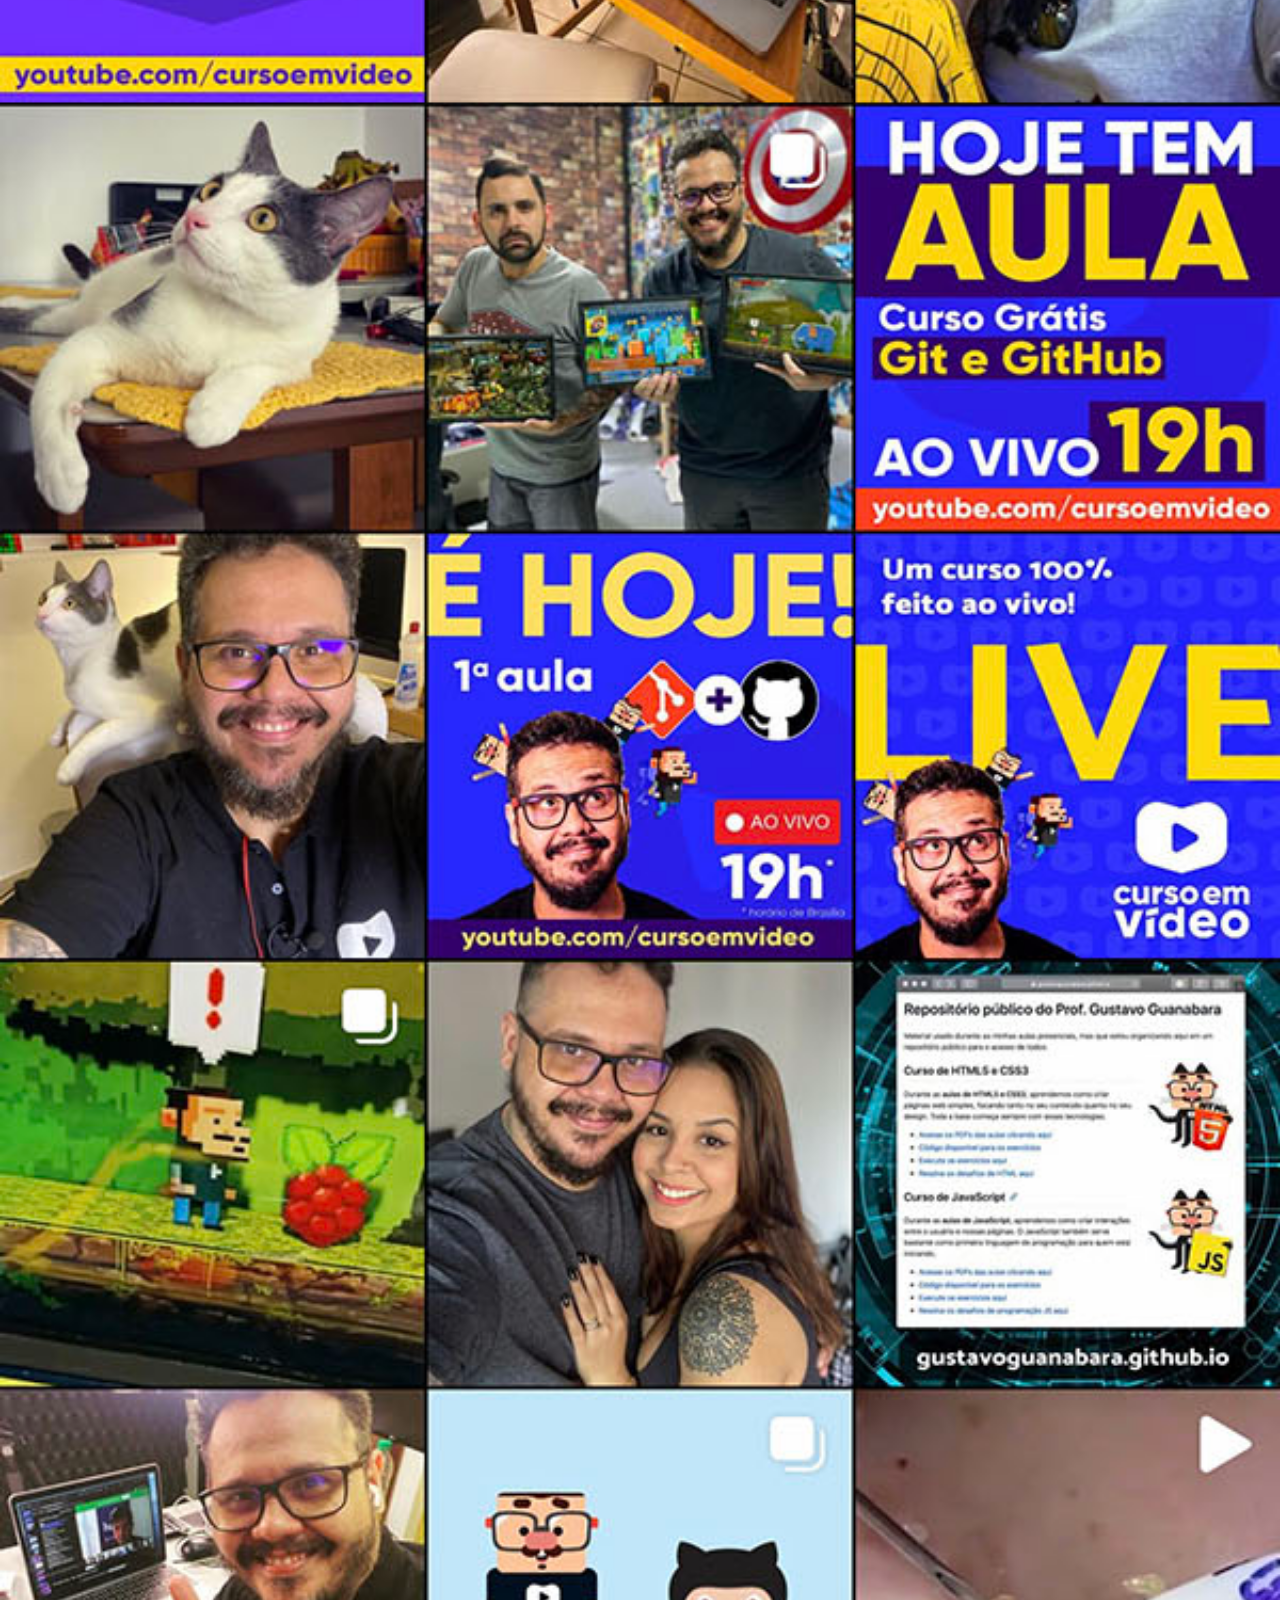
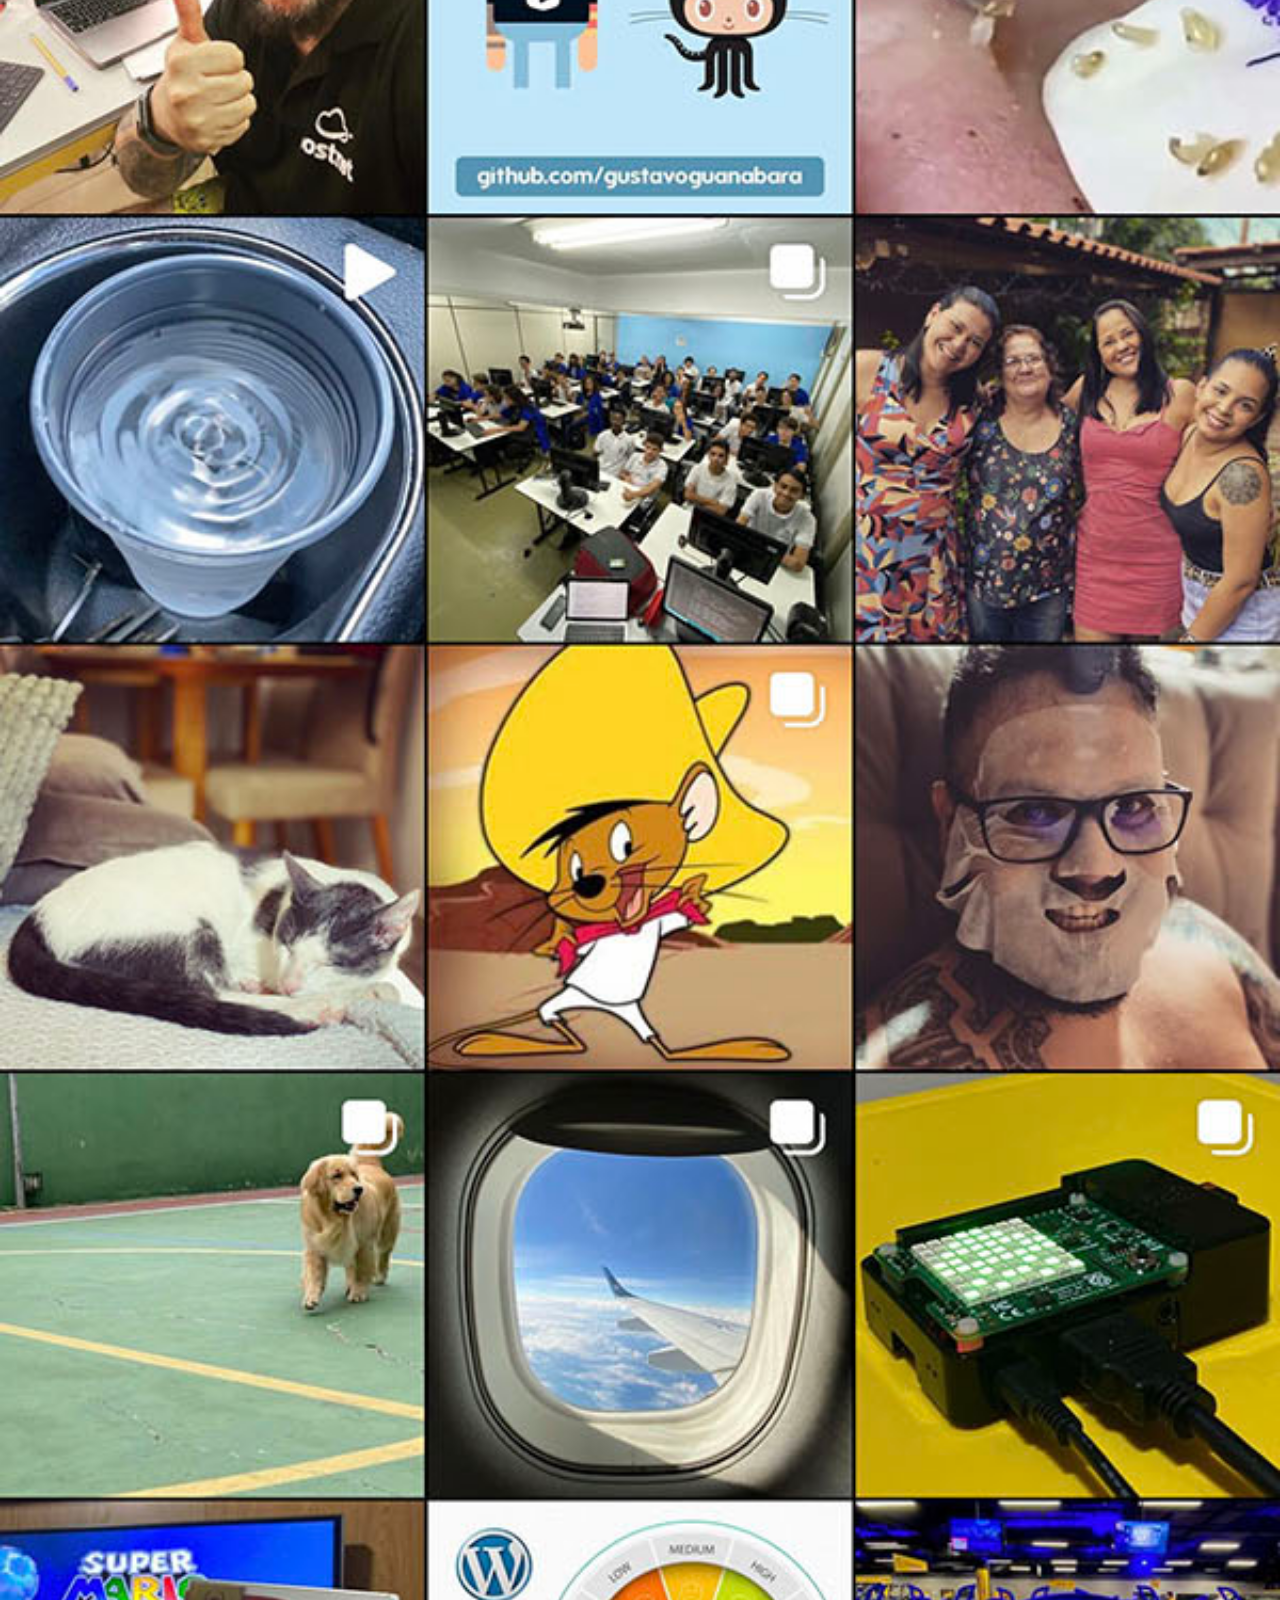
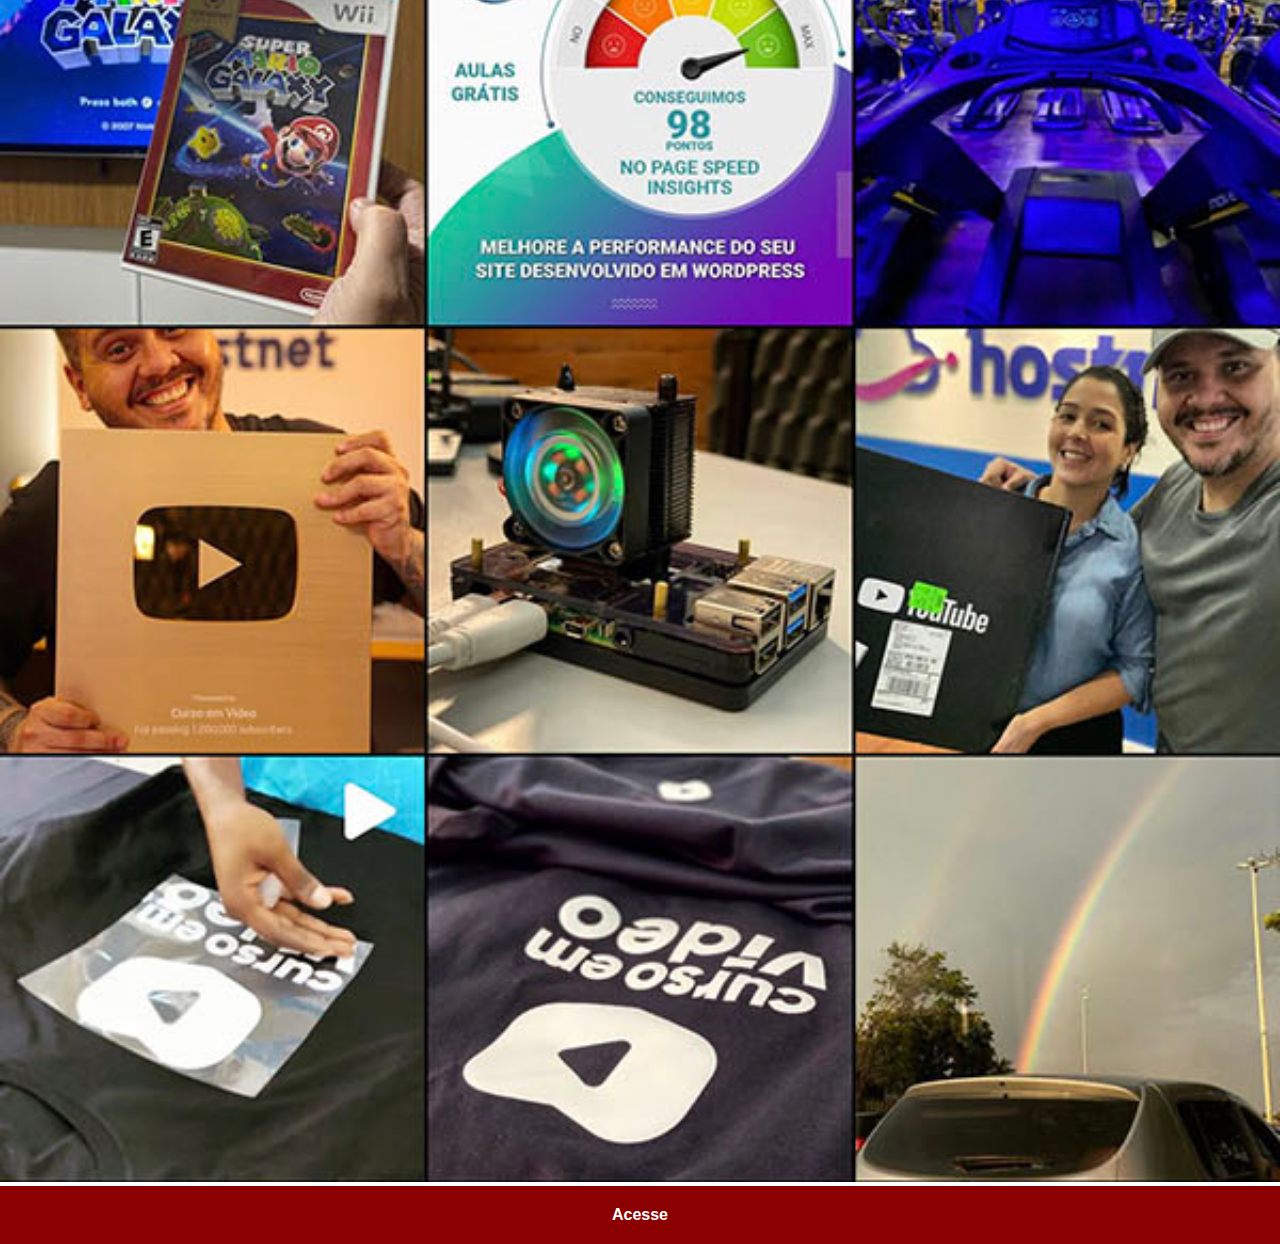
<file: instagram.html>
<!DOCTYPE html>
<html lang="en">
<head>
    <meta charset="UTF-8">
    <meta name="viewport" content="width=device-width, initial-scale=1.0">
    <title>instagram</title>
    <link rel="stylesheet" href="estilos/social.css">
</head>
<body>
    <img src="imagens/tela-instagram.jpg" alt="Instagram">
    <a href="https://www.instagram.com/gustavoguanabara/" target="_blank">Acesse</a>
</body>
</html>
</file>
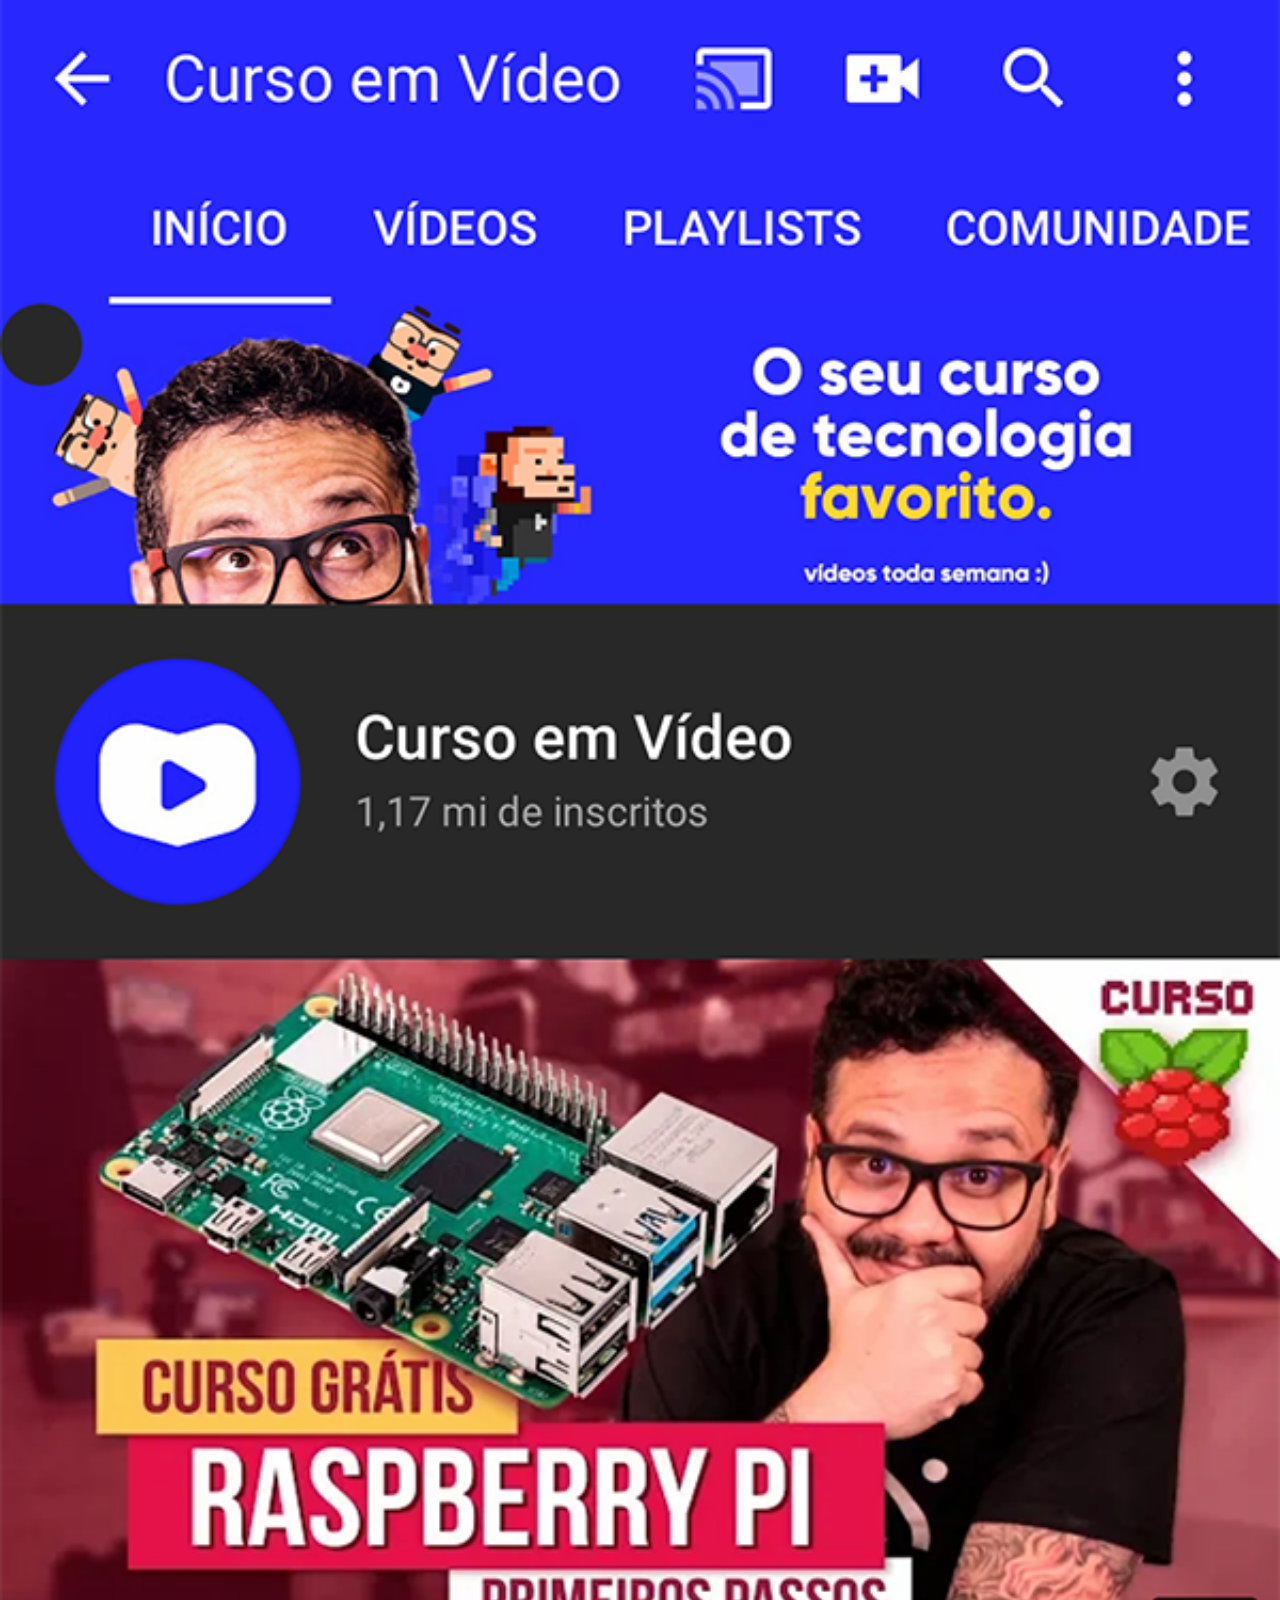
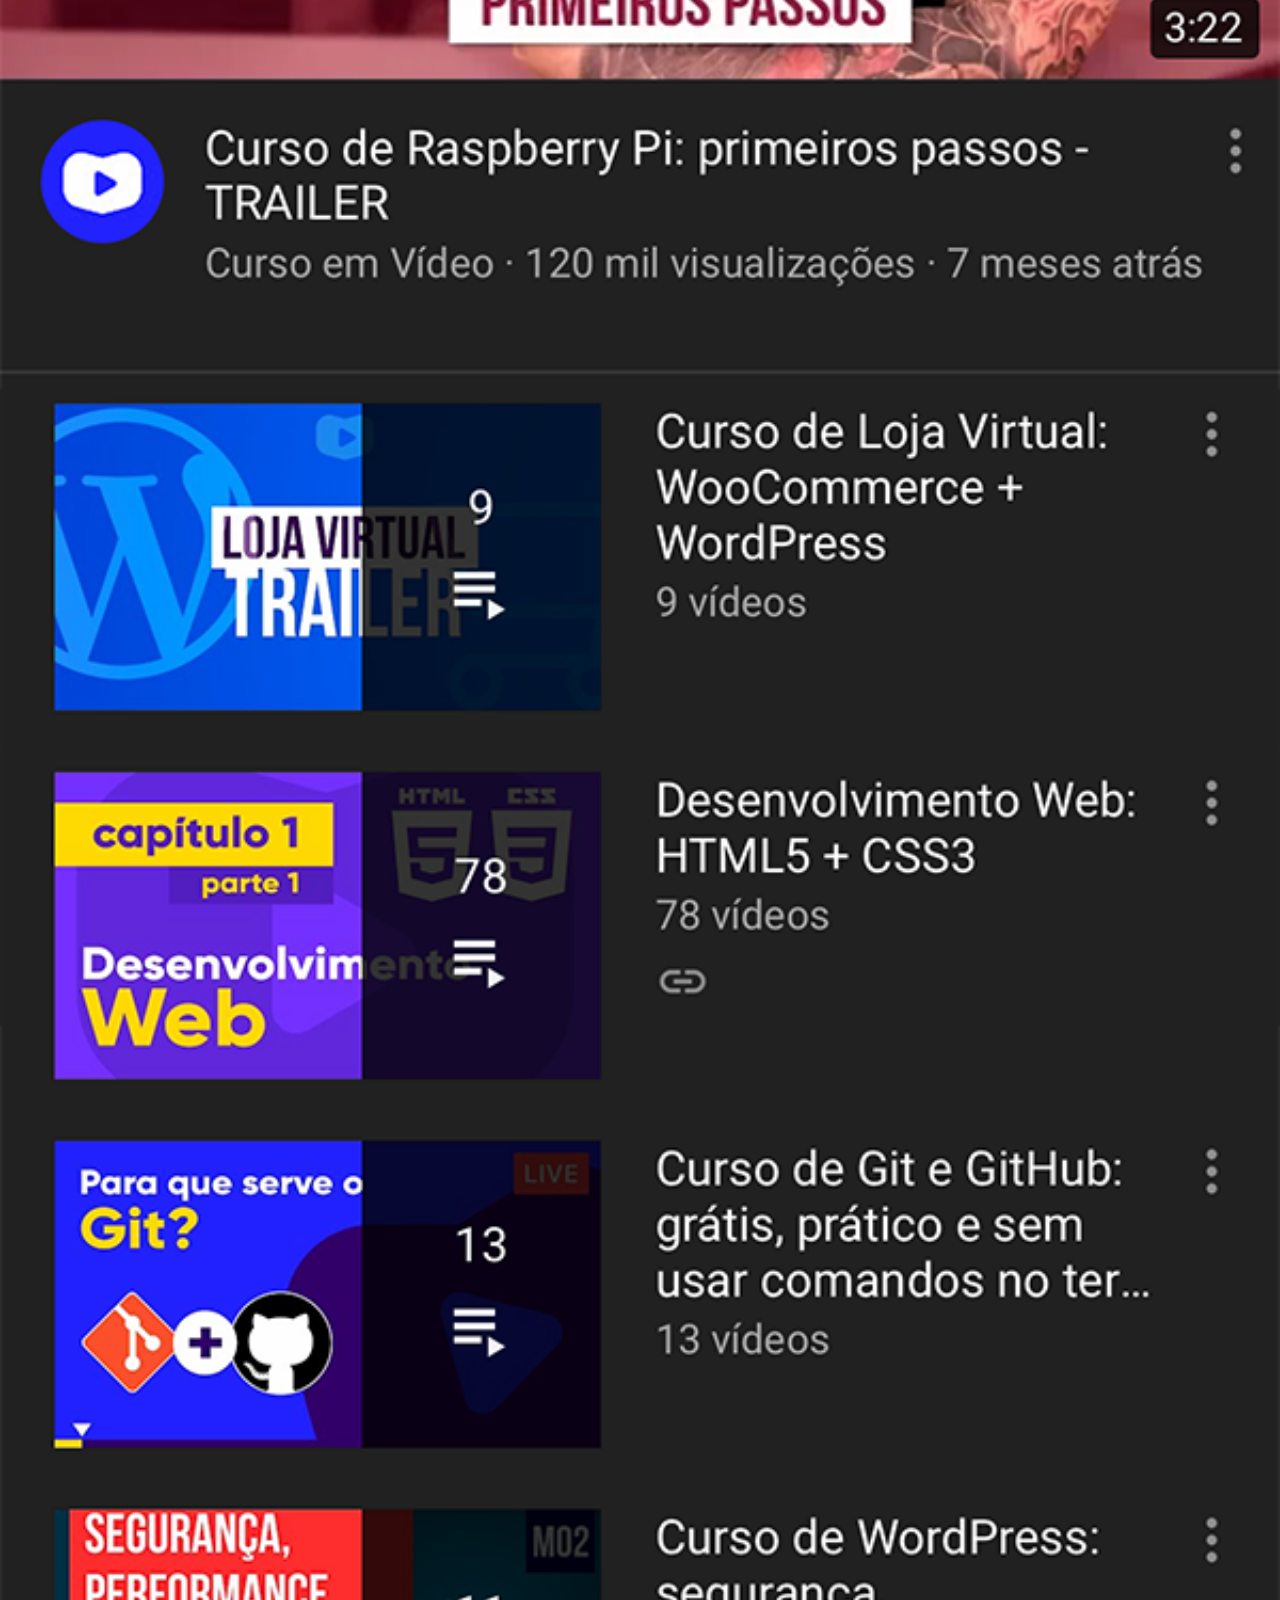
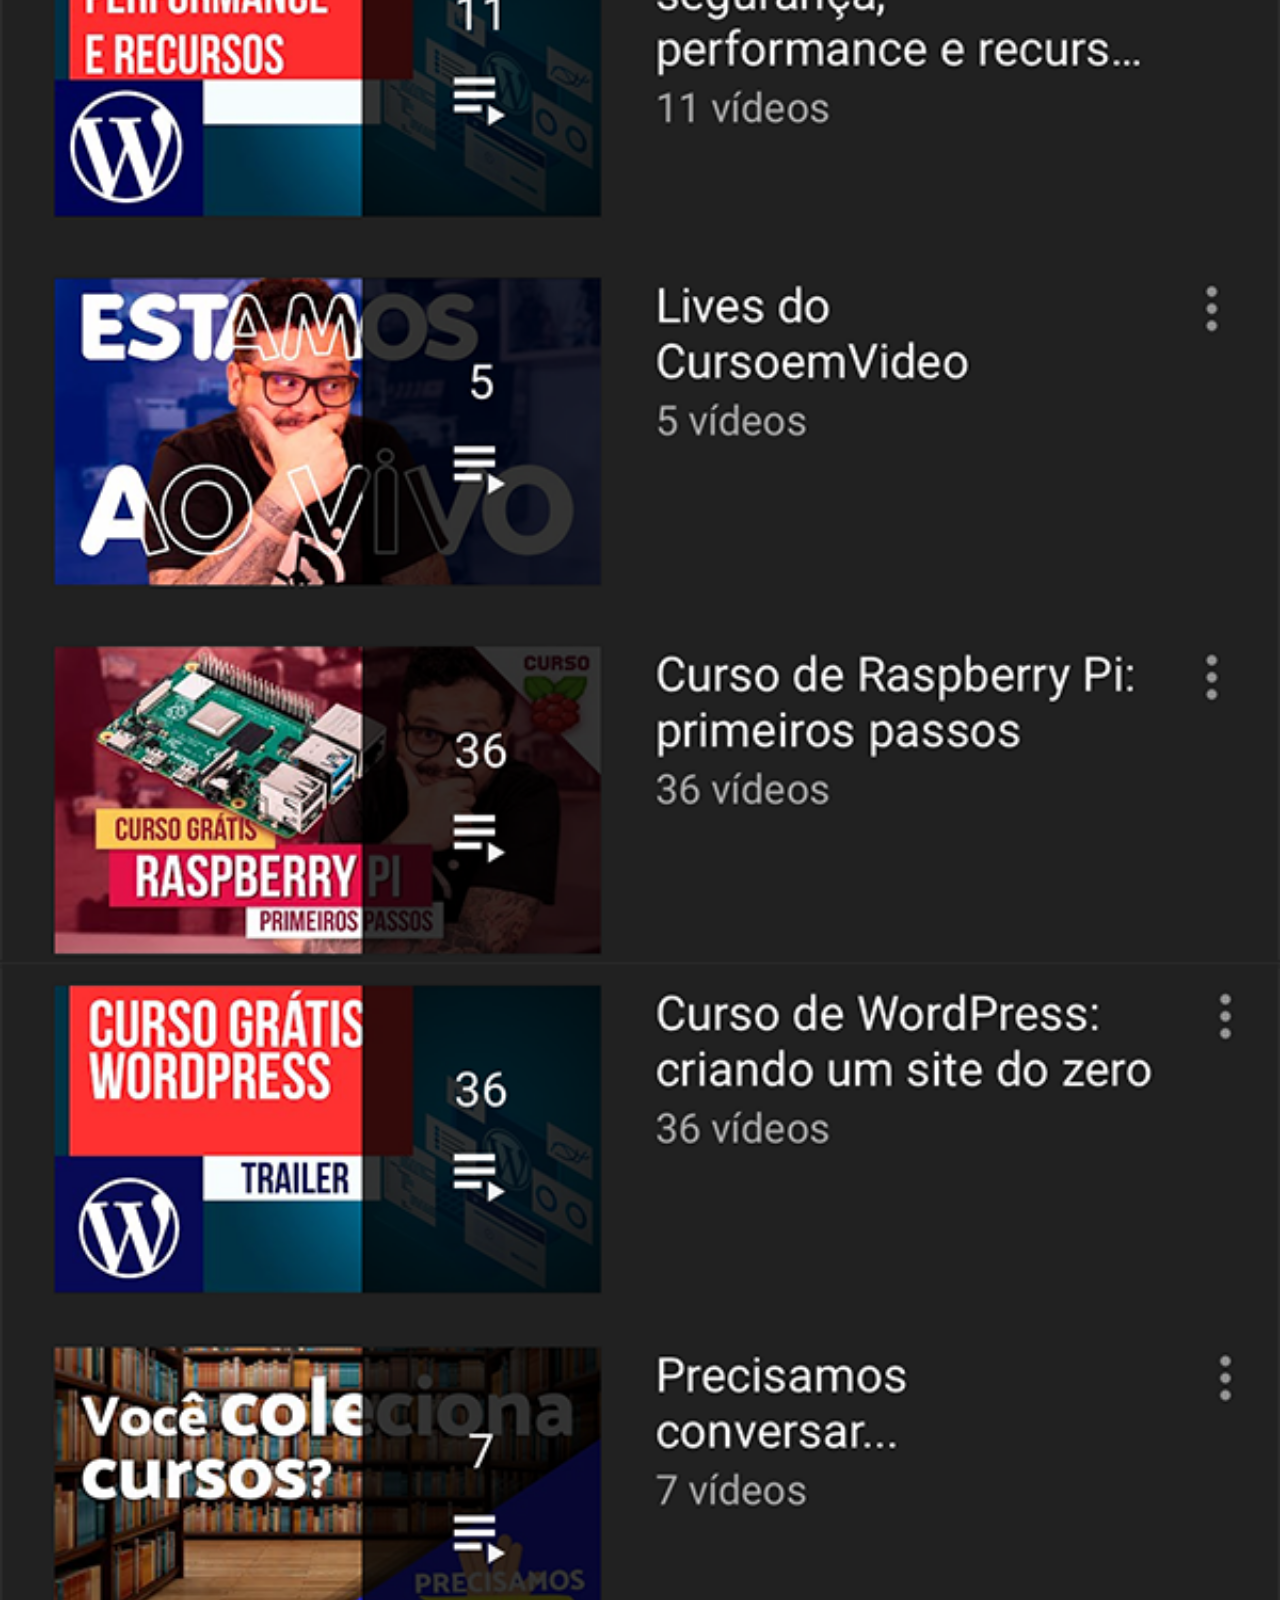
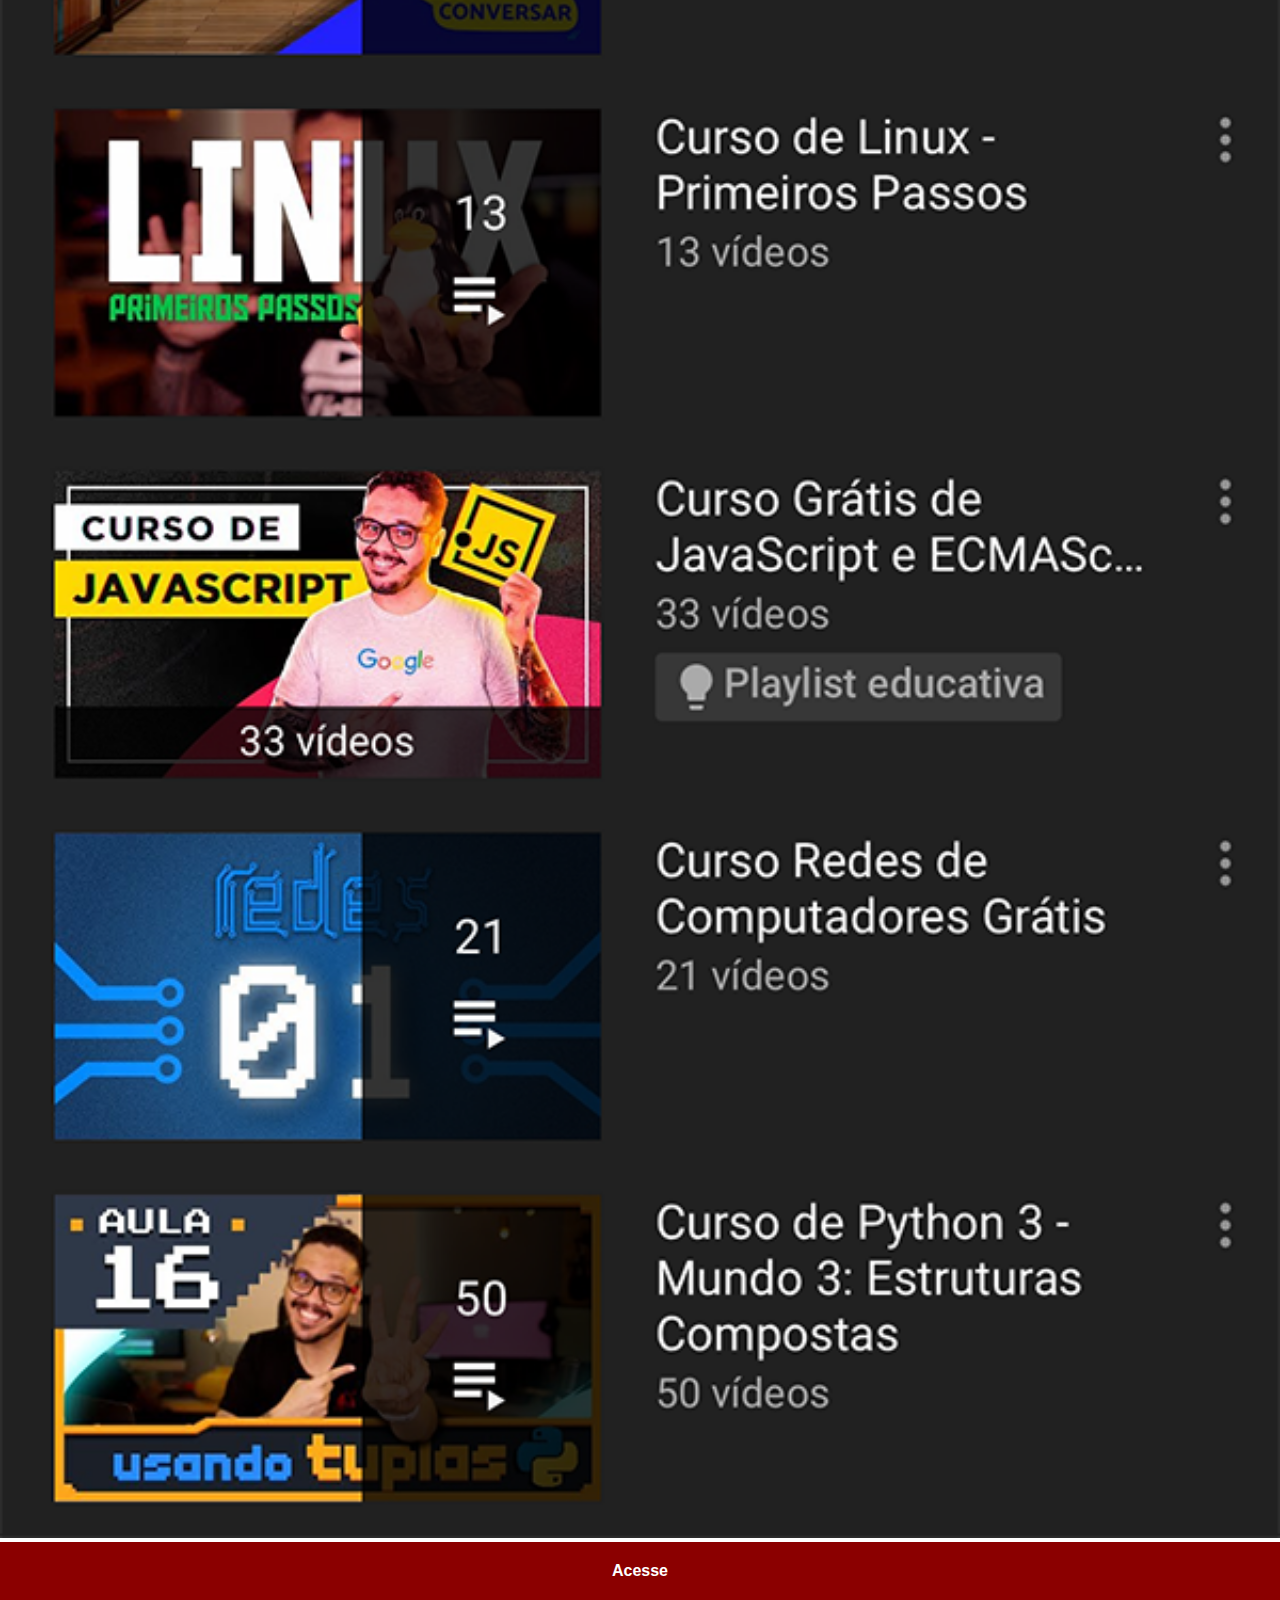
<file: youtube.html>
<!DOCTYPE html>
<html lang="pt-BR">
<head>
    <meta charset="UTF-8">
    <meta name="viewport" content="width=device-width, initial-scale=1.0">
    <title>YouTube</title>
    <link rel="stylesheet" href="estilos/social.css">
</head>
<body>
    <img src="imagens/tela-youtube.png" alt="YouTube">
    <a href="https://www.youtube.com/c/CursoemV%C3%ADdeo/playlists" target="_blank">Acesse</a>
</body>
</html>
</file>
<file: estilos/style.css>
@charset "UTF-8";

*{
    margin: 0px;
    padding: 0px;
    font-family: Arial, Helvetica, sans-serif;
}

html, body{
    width: 100vw;
    height: 100vh;
    background-color: black;
}

body{
    background: url('../imagens/fundo-madeira.jpg') no-repeat top center;
    background-size: cover;
    background-attachment: fixed;
}

main{
    position: relative;  /*Primeira parte do alinhamento*/
    width: 100vw;
    height: 100vh;
    background-attachment: fixed;
}

section#telefone{
    position: absolute; /*Segunda parte do alinhamento*/
    top: 50%;
    left: 50%;  /*--------------*/
    transform: translate(-50%, -50%); /*Terceira parte do alinhamento, corrigindo o target da caixa*/

    height: 627px;  /*Tamanho do cell*/
    width: 311px;
    background: url('../imagens/frame-iphone.png') no-repeat;
}

iframe#tela{
    position: relative;
    top: 80px;
    left: 22px;
    width: 266px;
    height: 471px;
}

section#redes-sociais{
    text-align: right;
}

section#redes-sociais img{
    width: 50px;
    height: 50px;
    margin: 10px;
    border-radius: 50%;

    box-shadow: 2px 3px 5px black;
    box-sizing: border-box;
}

section#redes-sociais img:hover{
    border: 2px solid white;
    transform: translate(-2px, -2px);
    box-shadow: 4px 6px 10px black;
    transition: transform .3s, border .5s;
}
</file>
<file: estilos/social.css>
@charset "UTF-8";

*{
    margin: 0px;
    padding: 0px;
    font-family: Arial, Helvetica, sans-serif;
}

::-webkit-scrollbar{
    width: 0px;
    height: 0px;
}

img{
    width: 100vw;
}

a{
    display: block;
    background-color: darkred;
    color: white;
    text-decoration: none;
    text-align: center;
    font-weight: bold;
    padding: 20px;
}

a:hover{
    background-color: red;
}
</file>
